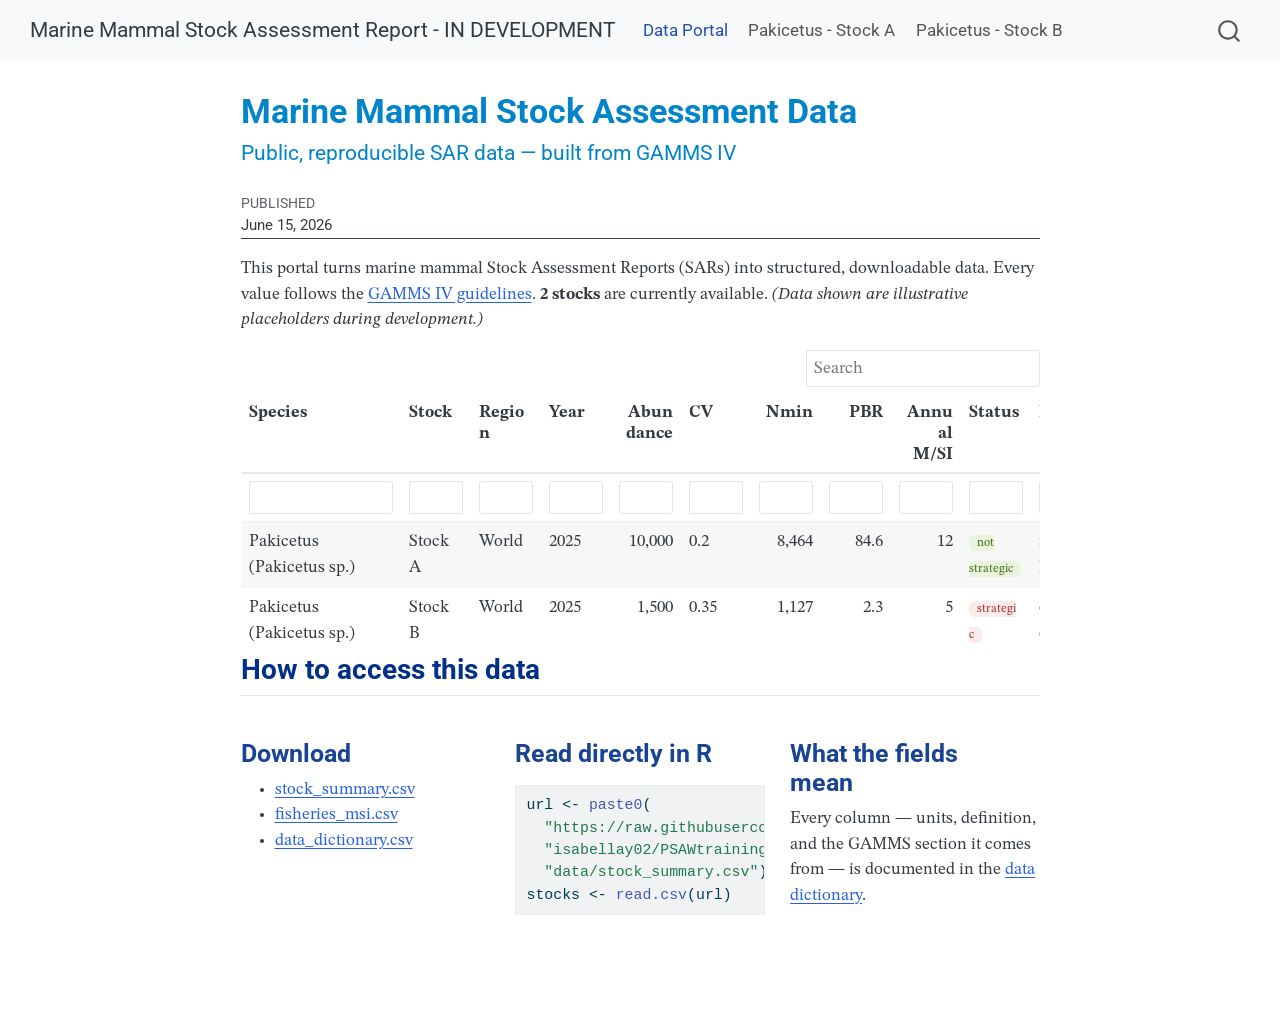
<file: index.html>
<!DOCTYPE html>
<html xmlns="http://www.w3.org/1999/xhtml" lang="en" xml:lang="en"><head>

<meta charset="utf-8">
<meta name="generator" content="quarto-1.9.38">

<meta name="viewport" content="width=device-width, initial-scale=1.0, user-scalable=yes">

<meta name="dcterms.date" content="2026-06-15">

<title>Marine Mammal Stock Assessment Data – Marine Mammal Stock Assessment Report - IN DEVELOPMENT</title>
<style>
/* Default styles provided by pandoc.
** See https://pandoc.org/MANUAL.html#variables-for-html for config info.
*/
code{white-space: pre-wrap;}
span.smallcaps{font-variant: small-caps;}
div.columns{display: flex; gap: min(4vw, 1.5em);}
div.column{flex: auto; overflow-x: auto;}
div.hanging-indent{margin-left: 1.5em; text-indent: -1.5em;}
ul.task-list{list-style: none;}
ul.task-list li input[type="checkbox"] {
  width: 0.8em;
  margin: 0 0.8em 0.2em -1em; /* quarto-specific, see https://github.com/quarto-dev/quarto-cli/issues/4556 */ 
  vertical-align: middle;
}
/* CSS for syntax highlighting */
html { -webkit-text-size-adjust: 100%; }
pre > code.sourceCode { white-space: pre; position: relative; }
pre > code.sourceCode > span { display: inline-block; line-height: 1.25; }
pre > code.sourceCode > span:empty { height: 1.2em; }
.sourceCode { overflow: visible; }
code.sourceCode > span { color: inherit; text-decoration: inherit; }
div.sourceCode { margin: 1em 0; }
pre.sourceCode { margin: 0; }
@media screen {
div.sourceCode { overflow: auto; }
}
@media print {
pre > code.sourceCode { white-space: pre-wrap; }
pre > code.sourceCode > span { text-indent: -5em; padding-left: 5em; }
}
pre.numberSource code
  { counter-reset: source-line 0; }
pre.numberSource code > span
  { position: relative; left: -4em; counter-increment: source-line; }
pre.numberSource code > span > a:first-child::before
  { content: counter(source-line);
    position: relative; left: -1em; text-align: right; vertical-align: baseline;
    border: none; display: inline-block;
    -webkit-touch-callout: none; -webkit-user-select: none;
    -khtml-user-select: none; -moz-user-select: none;
    -ms-user-select: none; user-select: none;
    padding: 0 4px; width: 4em;
  }
pre.numberSource { margin-left: 3em;  padding-left: 4px; }
div.sourceCode
  {   }
@media screen {
pre > code.sourceCode > span > a:first-child::before { text-decoration: underline; }
}
</style>


<script src="site_libs/quarto-nav/quarto-nav.js"></script>
<script src="site_libs/quarto-nav/headroom.min.js"></script>
<script src="site_libs/clipboard/clipboard.min.js"></script>
<script src="site_libs/quarto-search/autocomplete.umd.js"></script>
<script src="site_libs/quarto-search/fuse.min.js"></script>
<script src="site_libs/quarto-search/quarto-search.js"></script>
<meta name="quarto:offset" content="./">
<script src="site_libs/quarto-html/quarto.js" type="module"></script>
<script src="site_libs/quarto-html/tabsets/tabsets.js" type="module"></script>
<script src="site_libs/quarto-html/popper.min.js"></script>
<script src="site_libs/quarto-html/tippy.umd.min.js"></script>
<script src="site_libs/quarto-html/anchor.min.js"></script>
<link href="site_libs/quarto-html/tippy.css" rel="stylesheet">
<link href="site_libs/quarto-html/quarto-syntax-highlighting-15634bcf2e68342d4ad2dfa704d543f6.css" rel="stylesheet" id="quarto-text-highlighting-styles">
<script src="site_libs/bootstrap/bootstrap.min.js"></script>
<link href="site_libs/bootstrap/bootstrap-icons.css" rel="stylesheet">
<link href="site_libs/bootstrap/bootstrap-09a1d24621bdd44e41f41ac12aba168f.min.css" rel="stylesheet" append-hash="true" id="quarto-bootstrap" data-mode="light">
<script id="quarto-search-options" type="application/json">{
  "location": "navbar",
  "copy-button": false,
  "collapse-after": 3,
  "panel-placement": "end",
  "type": "overlay",
  "limit": 50,
  "keyboard-shortcut": [
    "f",
    "/",
    "s"
  ],
  "show-item-context": false,
  "language": {
    "search-no-results-text": "No results",
    "search-matching-documents-text": "matching documents",
    "search-copy-link-title": "Copy link to search",
    "search-hide-matches-text": "Hide additional matches",
    "search-more-match-text": "more match in this document",
    "search-more-matches-text": "more matches in this document",
    "search-clear-button-title": "Clear",
    "search-text-placeholder": "",
    "search-detached-cancel-button-title": "Cancel",
    "search-submit-button-title": "Submit",
    "search-label": "Search"
  }
}</script>
<script src="site_libs/core-js-2.5.3/shim.min.js"></script>

<script src="site_libs/react-18.2.0/react.min.js"></script>

<script src="site_libs/react-18.2.0/react-dom.min.js"></script>

<script src="site_libs/reactwidget-2.0.0/react-tools.js"></script>

<link href="site_libs/htmltools-fill-0.5.8.1/fill.css" rel="stylesheet">

<script src="site_libs/htmlwidgets-1.6.4/htmlwidgets.js"></script>

<link href="site_libs/reactable-0.4.5/reactable.css" rel="stylesheet">

<script src="site_libs/reactable-binding-0.4.5/reactable.js"></script>



</head>

<body class="nav-fixed fullcontent quarto-light">

<div id="quarto-search-results"></div>
  <header id="quarto-header" class="headroom fixed-top">
    <nav class="navbar navbar-expand-lg " data-bs-theme="dark">
      <div class="navbar-container container-fluid">
      <div class="navbar-brand-container mx-auto">
    <a class="navbar-brand" href="./index.html">
    <span class="navbar-title">Marine Mammal Stock Assessment Report - IN DEVELOPMENT</span>
    </a>
  </div>
            <div id="quarto-search" class="" title="Search"></div>
          <button class="navbar-toggler" type="button" data-bs-toggle="collapse" data-bs-target="#navbarCollapse" aria-controls="navbarCollapse" role="menu" aria-expanded="false" aria-label="Toggle navigation" onclick="if (window.quartoToggleHeadroom) { window.quartoToggleHeadroom(); }">
  <span class="navbar-toggler-icon"></span>
</button>
          <div class="collapse navbar-collapse" id="navbarCollapse">
            <ul class="navbar-nav navbar-nav-scroll me-auto">
  <li class="nav-item">
    <a class="nav-link active" href="./index.html" aria-current="page"> 
<span class="menu-text">Data Portal</span></a>
  </li>  
  <li class="nav-item">
    <a class="nav-link" href="./pakicetus-stockA/pakicetus-stockA.html"> 
<span class="menu-text">Pakicetus - Stock A</span></a>
  </li>  
  <li class="nav-item">
    <a class="nav-link" href="./pakicetus-stockB/pakicetus-stockB.html"> 
<span class="menu-text">Pakicetus - Stock B</span></a>
  </li>  
</ul>
          </div> <!-- /navcollapse -->
            <div class="quarto-navbar-tools">
</div>
      </div> <!-- /container-fluid -->
    </nav>
</header>
<!-- content -->
<div id="quarto-content" class="quarto-container page-columns page-rows-contents page-layout-article page-navbar">
<!-- sidebar -->
<!-- margin-sidebar -->
    
<!-- main -->
<main class="content" id="quarto-document-content">

<header id="title-block-header" class="quarto-title-block default">
<div class="quarto-title">
<h1 class="title">Marine Mammal Stock Assessment Data</h1>
<p class="subtitle lead">Public, reproducible SAR data — built from GAMMS IV</p>
</div>



<div class="quarto-title-meta">

    
    <div>
    <div class="quarto-title-meta-heading">Published</div>
    <div class="quarto-title-meta-contents">
      <p class="date">June 15, 2026</p>
    </div>
  </div>
  
    
  </div>
  


</header>


<p>This portal turns marine mammal Stock Assessment Reports (SARs) into structured, downloadable data. Every value follows the <a href="https://www.fisheries.noaa.gov/national/laws-and-policies/policy-directive-system">GAMMS IV guidelines</a>. <strong>2 stocks</strong> are currently available. <em>(Data shown are illustrative placeholders during development.)</em></p>
<div class="cell">
<div class="cell-output-display">
<div class="reactable html-widget html-fill-item" id="htmlwidget-4ce0fa8cc236a1e1b5a9" style="width:auto;height:auto;"></div>
<script type="application/json" data-for="htmlwidget-4ce0fa8cc236a1e1b5a9">{"x":{"tag":{"name":"Reactable","attribs":{"data":{"Species":["Pakicetus (Pakicetus sp.)","Pakicetus (Pakicetus sp.)"],"Stock":["Stock A","Stock B"],"Region":["World","World"],"Year":[2025,2025],"Abundance":[10000,1500],"CV":[0.2,0.35],"Nmin":[8464,1127],"PBR":[84.6,2.3],"Annual M/SI":[12,5],"Status":["not strategic","strategic"],"ESA":["not listed","endangered"]},"columns":[{"id":"Species","name":"Species","type":"character","minWidth":160,"align":"left"},{"id":"Stock","name":"Stock","type":"character","minWidth":70,"align":"left"},{"id":"Region","name":"Region","type":"character","minWidth":70,"align":"left"},{"id":"Year","name":"Year","type":"numeric","minWidth":70,"align":"left"},{"id":"Abundance","name":"Abundance","type":"numeric","minWidth":70,"align":"right","format":{"cell":{"separators":true},"aggregated":{"separators":true}}},{"id":"CV","name":"CV","type":"numeric","minWidth":70,"align":"left"},{"id":"Nmin","name":"Nmin","type":"numeric","minWidth":70,"align":"right","format":{"cell":{"separators":true},"aggregated":{"separators":true}}},{"id":"PBR","name":"PBR","type":"numeric","minWidth":70,"align":"right"},{"id":"Annual M/SI","name":"Annual M/SI","type":"numeric","minWidth":70,"align":"right"},{"id":"Status","name":"Status","type":"character","minWidth":70,"align":"left","cell":[{"name":"span","attribs":{"style":{"color":"#3B6D11","background":"#EAF3DE","padding":"2px 8px","border-radius":"6px","font-size":"12px"}},"children":["not strategic"]},{"name":"span","attribs":{"style":{"color":"#A32D2D","background":"#FCEBEB","padding":"2px 8px","border-radius":"6px","font-size":"12px"}},"children":["strategic"]}]},{"id":"ESA","name":"ESA","type":"character","minWidth":70,"align":"left"}],"filterable":true,"searchable":true,"defaultPageSize":15,"highlight":true,"striped":true,"dataKey":"55827a425b461d1974f7d584681c6c69"},"children":[]},"class":"reactR_markup"},"evals":[],"jsHooks":[]}</script>
</div>
</div>
<section id="how-to-access-this-data" class="level2">
<h2 class="anchored" data-anchor-id="how-to-access-this-data">How to access this data</h2>
<div class="grid">
<section id="download" class="level3 g-col-12 g-col-md-4">
<h3 class="anchored" data-anchor-id="download">Download</h3>
<ul>
<li><a href="data/stock_summary.csv">stock_summary.csv</a></li>
<li><a href="data/fisheries_msi.csv">fisheries_msi.csv</a></li>
<li><a href="data/data_dictionary.csv">data_dictionary.csv</a></li>
</ul>
</section>
<section id="read-directly-in-r" class="level3 g-col-12 g-col-md-4">
<h3 class="anchored" data-anchor-id="read-directly-in-r">Read directly in R</h3>
<div class="code-copy-outer-scaffold"><div class="sourceCode" id="cb1"><pre class="sourceCode r code-with-copy"><code class="sourceCode r"><span id="cb1-1"><a href="#cb1-1" aria-hidden="true" tabindex="-1"></a>url <span class="ot">&lt;-</span> <span class="fu">paste0</span>(</span>
<span id="cb1-2"><a href="#cb1-2" aria-hidden="true" tabindex="-1"></a>  <span class="st">"https://raw.githubusercontent.com/"</span>,</span>
<span id="cb1-3"><a href="#cb1-3" aria-hidden="true" tabindex="-1"></a>  <span class="st">"isabellay02/PSAWtraining/main/"</span>,</span>
<span id="cb1-4"><a href="#cb1-4" aria-hidden="true" tabindex="-1"></a>  <span class="st">"data/stock_summary.csv"</span>)</span>
<span id="cb1-5"><a href="#cb1-5" aria-hidden="true" tabindex="-1"></a>stocks <span class="ot">&lt;-</span> <span class="fu">read.csv</span>(url)</span></code></pre></div><button title="Copy to Clipboard" class="code-copy-button"><i class="bi"></i></button></div>
</section>
<section id="what-the-fields-mean" class="level3 g-col-12 g-col-md-4">
<h3 class="anchored" data-anchor-id="what-the-fields-mean">What the fields mean</h3>
<p>Every column — units, definition, and the GAMMS section it comes from — is documented in the <a href="data/data_dictionary.csv">data dictionary</a>.</p>
</section>
</div>


</section>

</main> <!-- /main -->
<script id="quarto-html-after-body" type="application/javascript">
  window.document.addEventListener("DOMContentLoaded", function (event) {
    const icon = "";
    const anchorJS = new window.AnchorJS();
    anchorJS.options = {
      placement: 'right',
      icon: icon
    };
    anchorJS.add('.anchored');
    const isCodeAnnotation = (el) => {
      for (const clz of el.classList) {
        if (clz.startsWith('code-annotation-')) {                     
          return true;
        }
      }
      return false;
    }
    const onCopySuccess = function(e) {
      // button target
      const button = e.trigger;
      // don't keep focus
      button.blur();
      // flash "checked"
      button.classList.add('code-copy-button-checked');
      var currentTitle = button.getAttribute("title");
      button.setAttribute("title", "Copied!");
      let tooltip;
      if (window.bootstrap) {
        button.setAttribute("data-bs-toggle", "tooltip");
        button.setAttribute("data-bs-placement", "left");
        button.setAttribute("data-bs-title", "Copied!");
        tooltip = new bootstrap.Tooltip(button, 
          { trigger: "manual", 
            customClass: "code-copy-button-tooltip",
            offset: [0, -8]});
        tooltip.show();    
      }
      setTimeout(function() {
        if (tooltip) {
          tooltip.hide();
          button.removeAttribute("data-bs-title");
          button.removeAttribute("data-bs-toggle");
          button.removeAttribute("data-bs-placement");
        }
        button.setAttribute("title", currentTitle);
        button.classList.remove('code-copy-button-checked');
      }, 1000);
      // clear code selection
      e.clearSelection();
    }
    const getTextToCopy = function(trigger) {
      const outerScaffold = trigger.parentElement.cloneNode(true);
      const codeEl = outerScaffold.querySelector('code');
      for (const childEl of codeEl.children) {
        if (isCodeAnnotation(childEl)) {
          childEl.remove();
        }
      }
      return codeEl.innerText;
    }
    const clipboard = new window.ClipboardJS('.code-copy-button:not([data-in-quarto-modal])', {
      text: getTextToCopy
    });
    clipboard.on('success', onCopySuccess);
    if (window.document.getElementById('quarto-embedded-source-code-modal')) {
      const clipboardModal = new window.ClipboardJS('.code-copy-button[data-in-quarto-modal]', {
        text: getTextToCopy,
        container: window.document.getElementById('quarto-embedded-source-code-modal')
      });
      clipboardModal.on('success', onCopySuccess);
    }
      var localhostRegex = new RegExp(/^(?:http|https):\/\/localhost\:?[0-9]*\//);
      var mailtoRegex = new RegExp(/^mailto:/);
        var filterRegex = new RegExp('/' + window.location.host + '/');
      var isInternal = (href) => {
          return filterRegex.test(href) || localhostRegex.test(href) || mailtoRegex.test(href);
      }
      // Inspect non-navigation links and adorn them if external
     var links = window.document.querySelectorAll('a[href]:not(.nav-link):not(.navbar-brand):not(.toc-action):not(.sidebar-link):not(.sidebar-item-toggle):not(.pagination-link):not(.no-external):not([aria-hidden]):not(.dropdown-item):not(.quarto-navigation-tool):not(.about-link)');
      for (var i=0; i<links.length; i++) {
        const link = links[i];
        if (!isInternal(link.href)) {
          // undo the damage that might have been done by quarto-nav.js in the case of
          // links that we want to consider external
          if (link.dataset.originalHref !== undefined) {
            link.href = link.dataset.originalHref;
          }
        }
      }
    function tippyHover(el, contentFn, onTriggerFn, onUntriggerFn) {
      const config = {
        allowHTML: true,
        maxWidth: 500,
        delay: 100,
        arrow: false,
        appendTo: function(el) {
            return el.parentElement;
        },
        interactive: true,
        interactiveBorder: 10,
        theme: 'quarto',
        placement: 'bottom-start',
      };
      if (contentFn) {
        config.content = contentFn;
      }
      if (onTriggerFn) {
        config.onTrigger = onTriggerFn;
      }
      if (onUntriggerFn) {
        config.onUntrigger = onUntriggerFn;
      }
      window.tippy(el, config); 
    }
    const noterefs = window.document.querySelectorAll('a[role="doc-noteref"]');
    for (var i=0; i<noterefs.length; i++) {
      const ref = noterefs[i];
      tippyHover(ref, function() {
        // use id or data attribute instead here
        let href = ref.getAttribute('data-footnote-href') || ref.getAttribute('href');
        try { href = new URL(href).hash; } catch {}
        const id = href.replace(/^#\/?/, "");
        const note = window.document.getElementById(id);
        if (note) {
          return note.innerHTML;
        } else {
          return "";
        }
      });
    }
    const xrefs = window.document.querySelectorAll('a.quarto-xref');
    const processXRef = (id, note) => {
      // Strip column container classes
      const stripColumnClz = (el) => {
        el.classList.remove("page-full", "page-columns");
        if (el.children) {
          for (const child of el.children) {
            stripColumnClz(child);
          }
        }
      }
      stripColumnClz(note)
      if (id === null || id.startsWith('sec-')) {
        // Special case sections, only their first couple elements
        const container = document.createElement("div");
        if (note.children && note.children.length > 2) {
          container.appendChild(note.children[0].cloneNode(true));
          for (let i = 1; i < note.children.length; i++) {
            const child = note.children[i];
            if (child.tagName === "P" && child.innerText === "") {
              continue;
            } else {
              container.appendChild(child.cloneNode(true));
              break;
            }
          }
          if (window.Quarto?.typesetMath) {
            window.Quarto.typesetMath(container);
          }
          return container.innerHTML
        } else {
          if (window.Quarto?.typesetMath) {
            window.Quarto.typesetMath(note);
          }
          return note.innerHTML;
        }
      } else {
        // Remove any anchor links if they are present
        const anchorLink = note.querySelector('a.anchorjs-link');
        if (anchorLink) {
          anchorLink.remove();
        }
        if (window.Quarto?.typesetMath) {
          window.Quarto.typesetMath(note);
        }
        if (note.classList.contains("callout")) {
          return note.outerHTML;
        } else {
          return note.innerHTML;
        }
      }
    }
    for (var i=0; i<xrefs.length; i++) {
      const xref = xrefs[i];
      tippyHover(xref, undefined, function(instance) {
        instance.disable();
        let url = xref.getAttribute('href');
        let hash = undefined; 
        if (url.startsWith('#')) {
          hash = url;
        } else {
          try { hash = new URL(url).hash; } catch {}
        }
        if (hash) {
          const id = hash.replace(/^#\/?/, "");
          const note = window.document.getElementById(id);
          if (note !== null) {
            try {
              const html = processXRef(id, note.cloneNode(true));
              instance.setContent(html);
            } finally {
              instance.enable();
              instance.show();
            }
          } else {
            // See if we can fetch this
            fetch(url.split('#')[0])
            .then(res => res.text())
            .then(html => {
              const parser = new DOMParser();
              const htmlDoc = parser.parseFromString(html, "text/html");
              const note = htmlDoc.getElementById(id);
              if (note !== null) {
                const html = processXRef(id, note);
                instance.setContent(html);
              } 
            }).finally(() => {
              instance.enable();
              instance.show();
            });
          }
        } else {
          // See if we can fetch a full url (with no hash to target)
          // This is a special case and we should probably do some content thinning / targeting
          fetch(url)
          .then(res => res.text())
          .then(html => {
            const parser = new DOMParser();
            const htmlDoc = parser.parseFromString(html, "text/html");
            const note = htmlDoc.querySelector('main.content');
            if (note !== null) {
              // This should only happen for chapter cross references
              // (since there is no id in the URL)
              // remove the first header
              if (note.children.length > 0 && note.children[0].tagName === "HEADER") {
                note.children[0].remove();
              }
              const html = processXRef(null, note);
              instance.setContent(html);
            } 
          }).finally(() => {
            instance.enable();
            instance.show();
          });
        }
      }, function(instance) {
      });
    }
        let selectedAnnoteEl;
        const selectorForAnnotation = ( cell, annotation) => {
          let cellAttr = 'data-code-cell="' + cell + '"';
          let lineAttr = 'data-code-annotation="' +  annotation + '"';
          const selector = 'span[' + cellAttr + '][' + lineAttr + ']';
          return selector;
        }
        const selectCodeLines = (annoteEl) => {
          const doc = window.document;
          const targetCell = annoteEl.getAttribute("data-target-cell");
          const targetAnnotation = annoteEl.getAttribute("data-target-annotation");
          const annoteSpan = window.document.querySelector(selectorForAnnotation(targetCell, targetAnnotation));
          const lines = annoteSpan.getAttribute("data-code-lines").split(",");
          const lineIds = lines.map((line) => {
            return targetCell + "-" + line;
          })
          let top = null;
          let height = null;
          let parent = null;
          if (lineIds.length > 0) {
              //compute the position of the single el (top and bottom and make a div)
              const el = window.document.getElementById(lineIds[0]);
              top = el.offsetTop;
              height = el.offsetHeight;
              parent = el.parentElement.parentElement;
            if (lineIds.length > 1) {
              const lastEl = window.document.getElementById(lineIds[lineIds.length - 1]);
              const bottom = lastEl.offsetTop + lastEl.offsetHeight;
              height = bottom - top;
            }
            if (top !== null && height !== null && parent !== null) {
              // cook up a div (if necessary) and position it 
              let div = window.document.getElementById("code-annotation-line-highlight");
              if (div === null) {
                div = window.document.createElement("div");
                div.setAttribute("id", "code-annotation-line-highlight");
                div.style.position = 'absolute';
                parent.appendChild(div);
              }
              div.style.top = top - 2 + "px";
              div.style.height = height + 4 + "px";
              div.style.left = 0;
              let gutterDiv = window.document.getElementById("code-annotation-line-highlight-gutter");
              if (gutterDiv === null) {
                gutterDiv = window.document.createElement("div");
                gutterDiv.setAttribute("id", "code-annotation-line-highlight-gutter");
                gutterDiv.style.position = 'absolute';
                const codeCell = window.document.getElementById(targetCell);
                const gutter = codeCell.querySelector('.code-annotation-gutter');
                gutter.appendChild(gutterDiv);
              }
              gutterDiv.style.top = top - 2 + "px";
              gutterDiv.style.height = height + 4 + "px";
            }
            selectedAnnoteEl = annoteEl;
          }
        };
        const unselectCodeLines = () => {
          const elementsIds = ["code-annotation-line-highlight", "code-annotation-line-highlight-gutter"];
          elementsIds.forEach((elId) => {
            const div = window.document.getElementById(elId);
            if (div) {
              div.remove();
            }
          });
          selectedAnnoteEl = undefined;
        };
          // Handle positioning of the toggle
      window.addEventListener(
        "resize",
        throttle(() => {
          elRect = undefined;
          if (selectedAnnoteEl) {
            selectCodeLines(selectedAnnoteEl);
          }
        }, 10)
      );
      function throttle(fn, ms) {
      let throttle = false;
      let timer;
        return (...args) => {
          if(!throttle) { // first call gets through
              fn.apply(this, args);
              throttle = true;
          } else { // all the others get throttled
              if(timer) clearTimeout(timer); // cancel #2
              timer = setTimeout(() => {
                fn.apply(this, args);
                timer = throttle = false;
              }, ms);
          }
        };
      }
        // Attach click handler to the DT
        const annoteDls = window.document.querySelectorAll('dt[data-target-cell]');
        for (const annoteDlNode of annoteDls) {
          annoteDlNode.addEventListener('click', (event) => {
            const clickedEl = event.target;
            if (clickedEl !== selectedAnnoteEl) {
              unselectCodeLines();
              const activeEl = window.document.querySelector('dt[data-target-cell].code-annotation-active');
              if (activeEl) {
                activeEl.classList.remove('code-annotation-active');
              }
              selectCodeLines(clickedEl);
              clickedEl.classList.add('code-annotation-active');
            } else {
              // Unselect the line
              unselectCodeLines();
              clickedEl.classList.remove('code-annotation-active');
            }
          });
        }
    const findCites = (el) => {
      const parentEl = el.parentElement;
      if (parentEl) {
        const cites = parentEl.dataset.cites;
        if (cites) {
          return {
            el,
            cites: cites.split(' ')
          };
        } else {
          return findCites(el.parentElement)
        }
      } else {
        return undefined;
      }
    };
    var bibliorefs = window.document.querySelectorAll('a[role="doc-biblioref"]');
    for (var i=0; i<bibliorefs.length; i++) {
      const ref = bibliorefs[i];
      const citeInfo = findCites(ref);
      if (citeInfo) {
        tippyHover(citeInfo.el, function() {
          var popup = window.document.createElement('div');
          citeInfo.cites.forEach(function(cite) {
            var citeDiv = window.document.createElement('div');
            citeDiv.classList.add('hanging-indent');
            citeDiv.classList.add('csl-entry');
            var biblioDiv = window.document.getElementById('ref-' + cite);
            if (biblioDiv) {
              citeDiv.innerHTML = biblioDiv.innerHTML;
            }
            popup.appendChild(citeDiv);
          });
          return popup.innerHTML;
        });
      }
    }
  });
  </script>
</div> <!-- /content -->




</body></html>
</file>
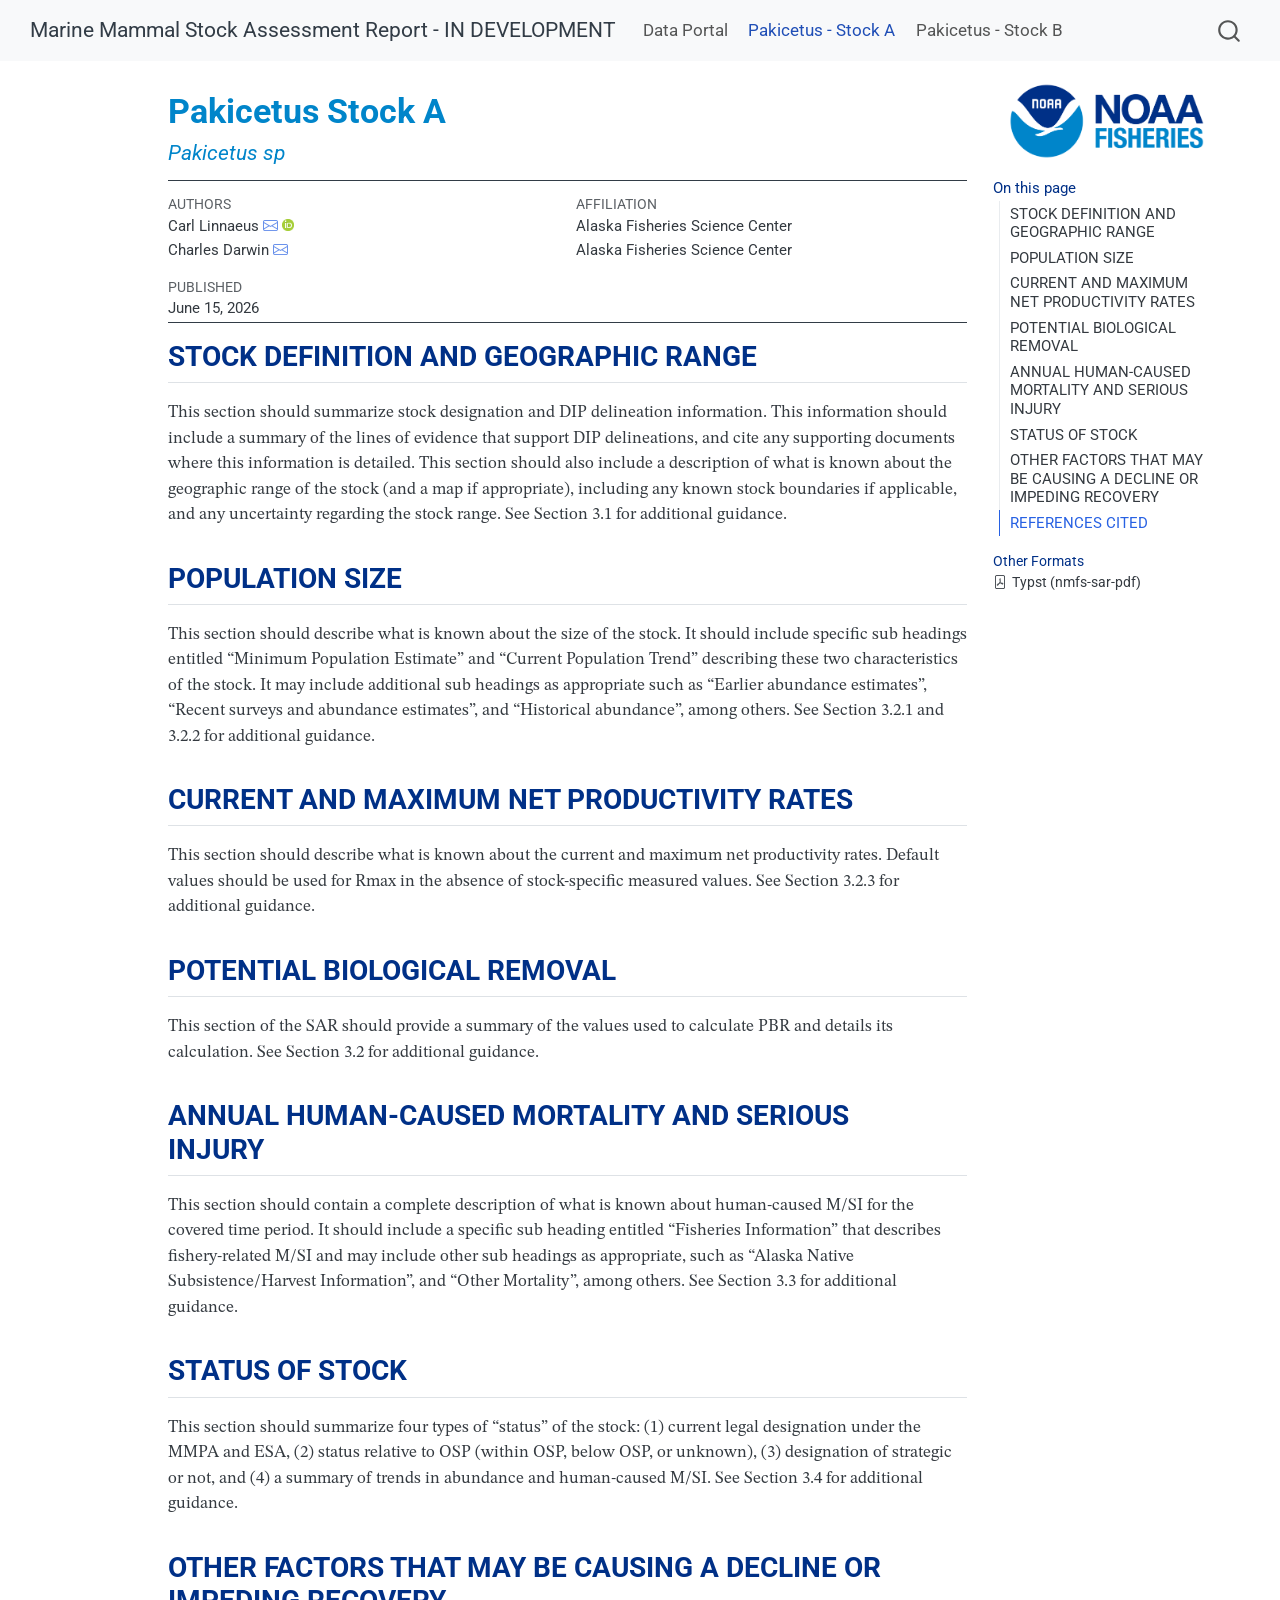
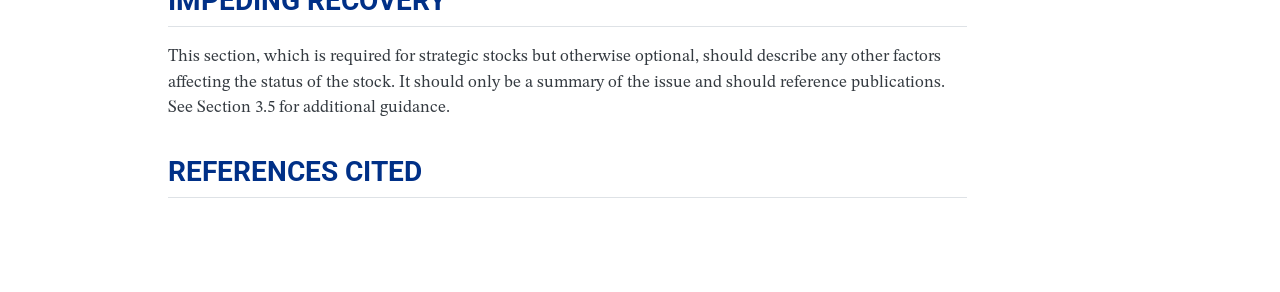
<file: pakicetus-stockA/pakicetus-stockA.html>
<!DOCTYPE html>
<html xmlns="http://www.w3.org/1999/xhtml" lang="en" xml:lang="en"><head>

<meta charset="utf-8">
<meta name="generator" content="quarto-1.9.38">

<meta name="viewport" content="width=device-width, initial-scale=1.0, user-scalable=yes">

<meta name="author" content="Carl Linnaeus">
<meta name="author" content="Charles Darwin">
<meta name="dcterms.date" content="2026-06-15">

<title>Pakicetus Stock A – Marine Mammal Stock Assessment Report - IN DEVELOPMENT</title>
<style>
/* Default styles provided by pandoc.
** See https://pandoc.org/MANUAL.html#variables-for-html for config info.
*/
code{white-space: pre-wrap;}
span.smallcaps{font-variant: small-caps;}
div.columns{display: flex; gap: min(4vw, 1.5em);}
div.column{flex: auto; overflow-x: auto;}
div.hanging-indent{margin-left: 1.5em; text-indent: -1.5em;}
ul.task-list{list-style: none;}
ul.task-list li input[type="checkbox"] {
  width: 0.8em;
  margin: 0 0.8em 0.2em -1em; /* quarto-specific, see https://github.com/quarto-dev/quarto-cli/issues/4556 */ 
  vertical-align: middle;
}
</style>


<script src="../site_libs/quarto-nav/quarto-nav.js"></script>
<script src="../site_libs/quarto-nav/headroom.min.js"></script>
<script src="../site_libs/clipboard/clipboard.min.js"></script>
<script src="../site_libs/quarto-search/autocomplete.umd.js"></script>
<script src="../site_libs/quarto-search/fuse.min.js"></script>
<script src="../site_libs/quarto-search/quarto-search.js"></script>
<meta name="quarto:offset" content="../">
<script src="../site_libs/quarto-html/quarto.js" type="module"></script>
<script src="../site_libs/quarto-html/tabsets/tabsets.js" type="module"></script>
<script src="../site_libs/quarto-html/popper.min.js"></script>
<script src="../site_libs/quarto-html/tippy.umd.min.js"></script>
<script src="../site_libs/quarto-html/anchor.min.js"></script>
<link href="../site_libs/quarto-html/tippy.css" rel="stylesheet">
<link href="../site_libs/quarto-html/quarto-syntax-highlighting-15634bcf2e68342d4ad2dfa704d543f6.css" rel="stylesheet" id="quarto-text-highlighting-styles">
<script src="../site_libs/bootstrap/bootstrap.min.js"></script>
<link href="../site_libs/bootstrap/bootstrap-icons.css" rel="stylesheet">
<link href="../site_libs/bootstrap/bootstrap-09a1d24621bdd44e41f41ac12aba168f.min.css" rel="stylesheet" append-hash="true" id="quarto-bootstrap" data-mode="light">
<script id="quarto-search-options" type="application/json">{
  "location": "navbar",
  "copy-button": false,
  "collapse-after": 3,
  "panel-placement": "end",
  "type": "overlay",
  "limit": 50,
  "keyboard-shortcut": [
    "f",
    "/",
    "s"
  ],
  "show-item-context": false,
  "language": {
    "search-no-results-text": "No results",
    "search-matching-documents-text": "matching documents",
    "search-copy-link-title": "Copy link to search",
    "search-hide-matches-text": "Hide additional matches",
    "search-more-match-text": "more match in this document",
    "search-more-matches-text": "more matches in this document",
    "search-clear-button-title": "Clear",
    "search-text-placeholder": "",
    "search-detached-cancel-button-title": "Cancel",
    "search-submit-button-title": "Submit",
    "search-label": "Search"
  }
}</script>


</head>

<body class="nav-fixed quarto-light">

<div id="quarto-search-results"></div>
  <header id="quarto-header" class="headroom fixed-top">
    <nav class="navbar navbar-expand-lg " data-bs-theme="dark">
      <div class="navbar-container container-fluid">
      <div class="navbar-brand-container mx-auto">
    <a class="navbar-brand" href="../index.html">
    <span class="navbar-title">Marine Mammal Stock Assessment Report - IN DEVELOPMENT</span>
    </a>
  </div>
            <div id="quarto-search" class="" title="Search"></div>
          <button class="navbar-toggler" type="button" data-bs-toggle="collapse" data-bs-target="#navbarCollapse" aria-controls="navbarCollapse" role="menu" aria-expanded="false" aria-label="Toggle navigation" onclick="if (window.quartoToggleHeadroom) { window.quartoToggleHeadroom(); }">
  <span class="navbar-toggler-icon"></span>
</button>
          <div class="collapse navbar-collapse" id="navbarCollapse">
            <ul class="navbar-nav navbar-nav-scroll me-auto">
  <li class="nav-item">
    <a class="nav-link" href="../index.html"> 
<span class="menu-text">Data Portal</span></a>
  </li>  
  <li class="nav-item">
    <a class="nav-link active" href="../pakicetus-stockA/pakicetus-stockA.html" aria-current="page"> 
<span class="menu-text">Pakicetus - Stock A</span></a>
  </li>  
  <li class="nav-item">
    <a class="nav-link" href="../pakicetus-stockB/pakicetus-stockB.html"> 
<span class="menu-text">Pakicetus - Stock B</span></a>
  </li>  
</ul>
          </div> <!-- /navcollapse -->
            <div class="quarto-navbar-tools">
</div>
      </div> <!-- /container-fluid -->
    </nav>
</header>
<!-- content -->
<div id="quarto-content" class="quarto-container page-columns page-rows-contents page-layout-article page-navbar">
<!-- sidebar -->
<!-- margin-sidebar -->
    <div id="quarto-margin-sidebar" class="sidebar margin-sidebar">
        <nav id="TOC" role="doc-toc" class="toc-active">
    <h2 id="toc-title">On this page</h2>
   
  <ul>
  <li><a href="#stock-definition-and-geographic-range" id="toc-stock-definition-and-geographic-range" class="nav-link active" data-scroll-target="#stock-definition-and-geographic-range">STOCK DEFINITION AND GEOGRAPHIC RANGE</a></li>
  <li><a href="#population-size" id="toc-population-size" class="nav-link" data-scroll-target="#population-size">POPULATION SIZE</a></li>
  <li><a href="#current-and-maximum-net-productivity-rates" id="toc-current-and-maximum-net-productivity-rates" class="nav-link" data-scroll-target="#current-and-maximum-net-productivity-rates">CURRENT AND MAXIMUM NET PRODUCTIVITY RATES</a></li>
  <li><a href="#potential-biological-removal" id="toc-potential-biological-removal" class="nav-link" data-scroll-target="#potential-biological-removal">POTENTIAL BIOLOGICAL REMOVAL</a></li>
  <li><a href="#annual-human-caused-mortality-and-serious-injury" id="toc-annual-human-caused-mortality-and-serious-injury" class="nav-link" data-scroll-target="#annual-human-caused-mortality-and-serious-injury">ANNUAL HUMAN-CAUSED MORTALITY AND SERIOUS INJURY</a></li>
  <li><a href="#status-of-stock" id="toc-status-of-stock" class="nav-link" data-scroll-target="#status-of-stock">STATUS OF STOCK</a></li>
  <li><a href="#other-factors-that-may-be-causing-a-decline-or-impeding-recovery" id="toc-other-factors-that-may-be-causing-a-decline-or-impeding-recovery" class="nav-link" data-scroll-target="#other-factors-that-may-be-causing-a-decline-or-impeding-recovery">OTHER FACTORS THAT MAY BE CAUSING A DECLINE OR IMPEDING RECOVERY</a></li>
  <li><a href="#references-cited" id="toc-references-cited" class="nav-link" data-scroll-target="#references-cited">REFERENCES CITED</a></li>
  </ul>
<div class="quarto-alternate-formats"><h2>Other Formats</h2><ul><li><a href="pakicetus-stockA.pdf"><i class="bi bi-file-pdf"></i>Typst (nmfs-sar-pdf)</a></li></ul></div></nav>
    </div>
<!-- main -->
<main class="content" id="quarto-document-content">

<header id="title-block-header" class="quarto-title-block default">
<div class="quarto-title">
<h1 class="title">Pakicetus Stock A</h1>
<p class="subtitle lead"><em>Pakicetus sp</em></p>
</div>


<div class="quarto-title-meta-author">
  <div class="quarto-title-meta-heading">Authors</div>
  <div class="quarto-title-meta-heading">Affiliation</div>
  
    <div class="quarto-title-meta-contents">
    <p class="author">Carl Linnaeus <a href="mailto:carl.linnaeus@noaa.gov" class="quarto-title-author-email"><i class="bi bi-envelope"></i></a> <a href="https://orcid.org/0000-0001-111-1111" class="quarto-title-author-orcid"> <img src="[data-uri]"></a></p>
  </div>
  <div class="quarto-title-meta-contents">
        <p class="affiliation">
            Alaska Fisheries Science Center
          </p>
      </div>
    <div class="quarto-title-meta-contents">
    <p class="author">Charles Darwin <a href="mailto:charles.darwin@noaa.gov" class="quarto-title-author-email"><i class="bi bi-envelope"></i></a> </p>
  </div>
  <div class="quarto-title-meta-contents">
        <p class="affiliation">
            Alaska Fisheries Science Center
          </p>
      </div>
  </div>

<div class="quarto-title-meta">

      
    <div>
    <div class="quarto-title-meta-heading">Published</div>
    <div class="quarto-title-meta-contents">
      <p class="date">June 15, 2026</p>
    </div>
  </div>
  
    
  </div>
  


</header>


<section id="stock-definition-and-geographic-range" class="level2">
<h2 class="anchored" data-anchor-id="stock-definition-and-geographic-range">STOCK DEFINITION AND GEOGRAPHIC RANGE</h2>
<p>This section should summarize stock designation and DIP delineation information. This information should include a summary of the lines of evidence that support DIP delineations, and cite any supporting documents where this information is detailed. This section should also include a description of what is known about the geographic range of the stock (and a map if appropriate), including any known stock boundaries if applicable, and any uncertainty regarding the stock range. See Section 3.1 for additional guidance.</p>
</section>
<section id="population-size" class="level2">
<h2 class="anchored" data-anchor-id="population-size">POPULATION SIZE</h2>
<p>This section should describe what is known about the size of the stock. It should include specific sub headings entitled “Minimum Population Estimate” and “Current Population Trend” describing these two characteristics of the stock. It may include additional sub headings as appropriate such as “Earlier abundance estimates”, “Recent surveys and abundance estimates”, and “Historical abundance”, among others. See Section 3.2.1 and 3.2.2 for additional guidance.</p>
</section>
<section id="current-and-maximum-net-productivity-rates" class="level2">
<h2 class="anchored" data-anchor-id="current-and-maximum-net-productivity-rates">CURRENT AND MAXIMUM NET PRODUCTIVITY RATES</h2>
<p>This section should describe what is known about the current and maximum net productivity rates. Default values should be used for Rmax in the absence of stock-specific measured values. See Section 3.2.3 for additional guidance.</p>
</section>
<section id="potential-biological-removal" class="level2">
<h2 class="anchored" data-anchor-id="potential-biological-removal">POTENTIAL BIOLOGICAL REMOVAL</h2>
<p>This section of the SAR should provide a summary of the values used to calculate PBR and details its calculation. See Section 3.2 for additional guidance.</p>
</section>
<section id="annual-human-caused-mortality-and-serious-injury" class="level2">
<h2 class="anchored" data-anchor-id="annual-human-caused-mortality-and-serious-injury">ANNUAL HUMAN-CAUSED MORTALITY AND SERIOUS INJURY</h2>
<p>This section should contain a complete description of what is known about human-caused M/SI for the covered time period. It should include a specific sub heading entitled “Fisheries Information” that describes fishery-related M/SI and may include other sub headings as appropriate, such as “Alaska Native Subsistence/Harvest Information”, and “Other Mortality”, among others. See Section 3.3 for additional guidance.</p>
</section>
<section id="status-of-stock" class="level2">
<h2 class="anchored" data-anchor-id="status-of-stock">STATUS OF STOCK</h2>
<p>This section should summarize four types of “status” of the stock: (1) current legal designation under the MMPA and ESA, (2) status relative to OSP (within OSP, below OSP, or unknown), (3) designation of strategic or not, and (4) a summary of trends in abundance and human-caused M/SI. See Section 3.4 for additional guidance.</p>
</section>
<section id="other-factors-that-may-be-causing-a-decline-or-impeding-recovery" class="level2">
<h2 class="anchored" data-anchor-id="other-factors-that-may-be-causing-a-decline-or-impeding-recovery">OTHER FACTORS THAT MAY BE CAUSING A DECLINE OR IMPEDING RECOVERY</h2>
<p>This section, which is required for strategic stocks but otherwise optional, should describe any other factors affecting the status of the stock. It should only be a summary of the issue and should reference publications. See Section 3.5 for additional guidance.</p>
</section>
<section id="references-cited" class="level2">
<h2 class="anchored" data-anchor-id="references-cited">REFERENCES CITED</h2>


</section>

</main> <!-- /main -->
<script id="quarto-html-after-body" type="application/javascript">
  window.document.addEventListener("DOMContentLoaded", function (event) {
    const icon = "";
    const anchorJS = new window.AnchorJS();
    anchorJS.options = {
      placement: 'right',
      icon: icon
    };
    anchorJS.add('.anchored');
    const isCodeAnnotation = (el) => {
      for (const clz of el.classList) {
        if (clz.startsWith('code-annotation-')) {                     
          return true;
        }
      }
      return false;
    }
    const onCopySuccess = function(e) {
      // button target
      const button = e.trigger;
      // don't keep focus
      button.blur();
      // flash "checked"
      button.classList.add('code-copy-button-checked');
      var currentTitle = button.getAttribute("title");
      button.setAttribute("title", "Copied!");
      let tooltip;
      if (window.bootstrap) {
        button.setAttribute("data-bs-toggle", "tooltip");
        button.setAttribute("data-bs-placement", "left");
        button.setAttribute("data-bs-title", "Copied!");
        tooltip = new bootstrap.Tooltip(button, 
          { trigger: "manual", 
            customClass: "code-copy-button-tooltip",
            offset: [0, -8]});
        tooltip.show();    
      }
      setTimeout(function() {
        if (tooltip) {
          tooltip.hide();
          button.removeAttribute("data-bs-title");
          button.removeAttribute("data-bs-toggle");
          button.removeAttribute("data-bs-placement");
        }
        button.setAttribute("title", currentTitle);
        button.classList.remove('code-copy-button-checked');
      }, 1000);
      // clear code selection
      e.clearSelection();
    }
    const getTextToCopy = function(trigger) {
      const outerScaffold = trigger.parentElement.cloneNode(true);
      const codeEl = outerScaffold.querySelector('code');
      for (const childEl of codeEl.children) {
        if (isCodeAnnotation(childEl)) {
          childEl.remove();
        }
      }
      return codeEl.innerText;
    }
    const clipboard = new window.ClipboardJS('.code-copy-button:not([data-in-quarto-modal])', {
      text: getTextToCopy
    });
    clipboard.on('success', onCopySuccess);
    if (window.document.getElementById('quarto-embedded-source-code-modal')) {
      const clipboardModal = new window.ClipboardJS('.code-copy-button[data-in-quarto-modal]', {
        text: getTextToCopy,
        container: window.document.getElementById('quarto-embedded-source-code-modal')
      });
      clipboardModal.on('success', onCopySuccess);
    }
      var localhostRegex = new RegExp(/^(?:http|https):\/\/localhost\:?[0-9]*\//);
      var mailtoRegex = new RegExp(/^mailto:/);
        var filterRegex = new RegExp('/' + window.location.host + '/');
      var isInternal = (href) => {
          return filterRegex.test(href) || localhostRegex.test(href) || mailtoRegex.test(href);
      }
      // Inspect non-navigation links and adorn them if external
     var links = window.document.querySelectorAll('a[href]:not(.nav-link):not(.navbar-brand):not(.toc-action):not(.sidebar-link):not(.sidebar-item-toggle):not(.pagination-link):not(.no-external):not([aria-hidden]):not(.dropdown-item):not(.quarto-navigation-tool):not(.about-link)');
      for (var i=0; i<links.length; i++) {
        const link = links[i];
        if (!isInternal(link.href)) {
          // undo the damage that might have been done by quarto-nav.js in the case of
          // links that we want to consider external
          if (link.dataset.originalHref !== undefined) {
            link.href = link.dataset.originalHref;
          }
        }
      }
    function tippyHover(el, contentFn, onTriggerFn, onUntriggerFn) {
      const config = {
        allowHTML: true,
        maxWidth: 500,
        delay: 100,
        arrow: false,
        appendTo: function(el) {
            return el.parentElement;
        },
        interactive: true,
        interactiveBorder: 10,
        theme: 'quarto',
        placement: 'bottom-start',
      };
      if (contentFn) {
        config.content = contentFn;
      }
      if (onTriggerFn) {
        config.onTrigger = onTriggerFn;
      }
      if (onUntriggerFn) {
        config.onUntrigger = onUntriggerFn;
      }
      window.tippy(el, config); 
    }
    const noterefs = window.document.querySelectorAll('a[role="doc-noteref"]');
    for (var i=0; i<noterefs.length; i++) {
      const ref = noterefs[i];
      tippyHover(ref, function() {
        // use id or data attribute instead here
        let href = ref.getAttribute('data-footnote-href') || ref.getAttribute('href');
        try { href = new URL(href).hash; } catch {}
        const id = href.replace(/^#\/?/, "");
        const note = window.document.getElementById(id);
        if (note) {
          return note.innerHTML;
        } else {
          return "";
        }
      });
    }
    const xrefs = window.document.querySelectorAll('a.quarto-xref');
    const processXRef = (id, note) => {
      // Strip column container classes
      const stripColumnClz = (el) => {
        el.classList.remove("page-full", "page-columns");
        if (el.children) {
          for (const child of el.children) {
            stripColumnClz(child);
          }
        }
      }
      stripColumnClz(note)
      if (id === null || id.startsWith('sec-')) {
        // Special case sections, only their first couple elements
        const container = document.createElement("div");
        if (note.children && note.children.length > 2) {
          container.appendChild(note.children[0].cloneNode(true));
          for (let i = 1; i < note.children.length; i++) {
            const child = note.children[i];
            if (child.tagName === "P" && child.innerText === "") {
              continue;
            } else {
              container.appendChild(child.cloneNode(true));
              break;
            }
          }
          if (window.Quarto?.typesetMath) {
            window.Quarto.typesetMath(container);
          }
          return container.innerHTML
        } else {
          if (window.Quarto?.typesetMath) {
            window.Quarto.typesetMath(note);
          }
          return note.innerHTML;
        }
      } else {
        // Remove any anchor links if they are present
        const anchorLink = note.querySelector('a.anchorjs-link');
        if (anchorLink) {
          anchorLink.remove();
        }
        if (window.Quarto?.typesetMath) {
          window.Quarto.typesetMath(note);
        }
        if (note.classList.contains("callout")) {
          return note.outerHTML;
        } else {
          return note.innerHTML;
        }
      }
    }
    for (var i=0; i<xrefs.length; i++) {
      const xref = xrefs[i];
      tippyHover(xref, undefined, function(instance) {
        instance.disable();
        let url = xref.getAttribute('href');
        let hash = undefined; 
        if (url.startsWith('#')) {
          hash = url;
        } else {
          try { hash = new URL(url).hash; } catch {}
        }
        if (hash) {
          const id = hash.replace(/^#\/?/, "");
          const note = window.document.getElementById(id);
          if (note !== null) {
            try {
              const html = processXRef(id, note.cloneNode(true));
              instance.setContent(html);
            } finally {
              instance.enable();
              instance.show();
            }
          } else {
            // See if we can fetch this
            fetch(url.split('#')[0])
            .then(res => res.text())
            .then(html => {
              const parser = new DOMParser();
              const htmlDoc = parser.parseFromString(html, "text/html");
              const note = htmlDoc.getElementById(id);
              if (note !== null) {
                const html = processXRef(id, note);
                instance.setContent(html);
              } 
            }).finally(() => {
              instance.enable();
              instance.show();
            });
          }
        } else {
          // See if we can fetch a full url (with no hash to target)
          // This is a special case and we should probably do some content thinning / targeting
          fetch(url)
          .then(res => res.text())
          .then(html => {
            const parser = new DOMParser();
            const htmlDoc = parser.parseFromString(html, "text/html");
            const note = htmlDoc.querySelector('main.content');
            if (note !== null) {
              // This should only happen for chapter cross references
              // (since there is no id in the URL)
              // remove the first header
              if (note.children.length > 0 && note.children[0].tagName === "HEADER") {
                note.children[0].remove();
              }
              const html = processXRef(null, note);
              instance.setContent(html);
            } 
          }).finally(() => {
            instance.enable();
            instance.show();
          });
        }
      }, function(instance) {
      });
    }
        let selectedAnnoteEl;
        const selectorForAnnotation = ( cell, annotation) => {
          let cellAttr = 'data-code-cell="' + cell + '"';
          let lineAttr = 'data-code-annotation="' +  annotation + '"';
          const selector = 'span[' + cellAttr + '][' + lineAttr + ']';
          return selector;
        }
        const selectCodeLines = (annoteEl) => {
          const doc = window.document;
          const targetCell = annoteEl.getAttribute("data-target-cell");
          const targetAnnotation = annoteEl.getAttribute("data-target-annotation");
          const annoteSpan = window.document.querySelector(selectorForAnnotation(targetCell, targetAnnotation));
          const lines = annoteSpan.getAttribute("data-code-lines").split(",");
          const lineIds = lines.map((line) => {
            return targetCell + "-" + line;
          })
          let top = null;
          let height = null;
          let parent = null;
          if (lineIds.length > 0) {
              //compute the position of the single el (top and bottom and make a div)
              const el = window.document.getElementById(lineIds[0]);
              top = el.offsetTop;
              height = el.offsetHeight;
              parent = el.parentElement.parentElement;
            if (lineIds.length > 1) {
              const lastEl = window.document.getElementById(lineIds[lineIds.length - 1]);
              const bottom = lastEl.offsetTop + lastEl.offsetHeight;
              height = bottom - top;
            }
            if (top !== null && height !== null && parent !== null) {
              // cook up a div (if necessary) and position it 
              let div = window.document.getElementById("code-annotation-line-highlight");
              if (div === null) {
                div = window.document.createElement("div");
                div.setAttribute("id", "code-annotation-line-highlight");
                div.style.position = 'absolute';
                parent.appendChild(div);
              }
              div.style.top = top - 2 + "px";
              div.style.height = height + 4 + "px";
              div.style.left = 0;
              let gutterDiv = window.document.getElementById("code-annotation-line-highlight-gutter");
              if (gutterDiv === null) {
                gutterDiv = window.document.createElement("div");
                gutterDiv.setAttribute("id", "code-annotation-line-highlight-gutter");
                gutterDiv.style.position = 'absolute';
                const codeCell = window.document.getElementById(targetCell);
                const gutter = codeCell.querySelector('.code-annotation-gutter');
                gutter.appendChild(gutterDiv);
              }
              gutterDiv.style.top = top - 2 + "px";
              gutterDiv.style.height = height + 4 + "px";
            }
            selectedAnnoteEl = annoteEl;
          }
        };
        const unselectCodeLines = () => {
          const elementsIds = ["code-annotation-line-highlight", "code-annotation-line-highlight-gutter"];
          elementsIds.forEach((elId) => {
            const div = window.document.getElementById(elId);
            if (div) {
              div.remove();
            }
          });
          selectedAnnoteEl = undefined;
        };
          // Handle positioning of the toggle
      window.addEventListener(
        "resize",
        throttle(() => {
          elRect = undefined;
          if (selectedAnnoteEl) {
            selectCodeLines(selectedAnnoteEl);
          }
        }, 10)
      );
      function throttle(fn, ms) {
      let throttle = false;
      let timer;
        return (...args) => {
          if(!throttle) { // first call gets through
              fn.apply(this, args);
              throttle = true;
          } else { // all the others get throttled
              if(timer) clearTimeout(timer); // cancel #2
              timer = setTimeout(() => {
                fn.apply(this, args);
                timer = throttle = false;
              }, ms);
          }
        };
      }
        // Attach click handler to the DT
        const annoteDls = window.document.querySelectorAll('dt[data-target-cell]');
        for (const annoteDlNode of annoteDls) {
          annoteDlNode.addEventListener('click', (event) => {
            const clickedEl = event.target;
            if (clickedEl !== selectedAnnoteEl) {
              unselectCodeLines();
              const activeEl = window.document.querySelector('dt[data-target-cell].code-annotation-active');
              if (activeEl) {
                activeEl.classList.remove('code-annotation-active');
              }
              selectCodeLines(clickedEl);
              clickedEl.classList.add('code-annotation-active');
            } else {
              // Unselect the line
              unselectCodeLines();
              clickedEl.classList.remove('code-annotation-active');
            }
          });
        }
    const findCites = (el) => {
      const parentEl = el.parentElement;
      if (parentEl) {
        const cites = parentEl.dataset.cites;
        if (cites) {
          return {
            el,
            cites: cites.split(' ')
          };
        } else {
          return findCites(el.parentElement)
        }
      } else {
        return undefined;
      }
    };
    var bibliorefs = window.document.querySelectorAll('a[role="doc-biblioref"]');
    for (var i=0; i<bibliorefs.length; i++) {
      const ref = bibliorefs[i];
      const citeInfo = findCites(ref);
      if (citeInfo) {
        tippyHover(citeInfo.el, function() {
          var popup = window.document.createElement('div');
          citeInfo.cites.forEach(function(cite) {
            var citeDiv = window.document.createElement('div');
            citeDiv.classList.add('hanging-indent');
            citeDiv.classList.add('csl-entry');
            var biblioDiv = window.document.getElementById('ref-' + cite);
            if (biblioDiv) {
              citeDiv.innerHTML = biblioDiv.innerHTML;
            }
            popup.appendChild(citeDiv);
          });
          return popup.innerHTML;
        });
      }
    }
  });
  </script>
</div> <!-- /content -->




</body></html>
</file>
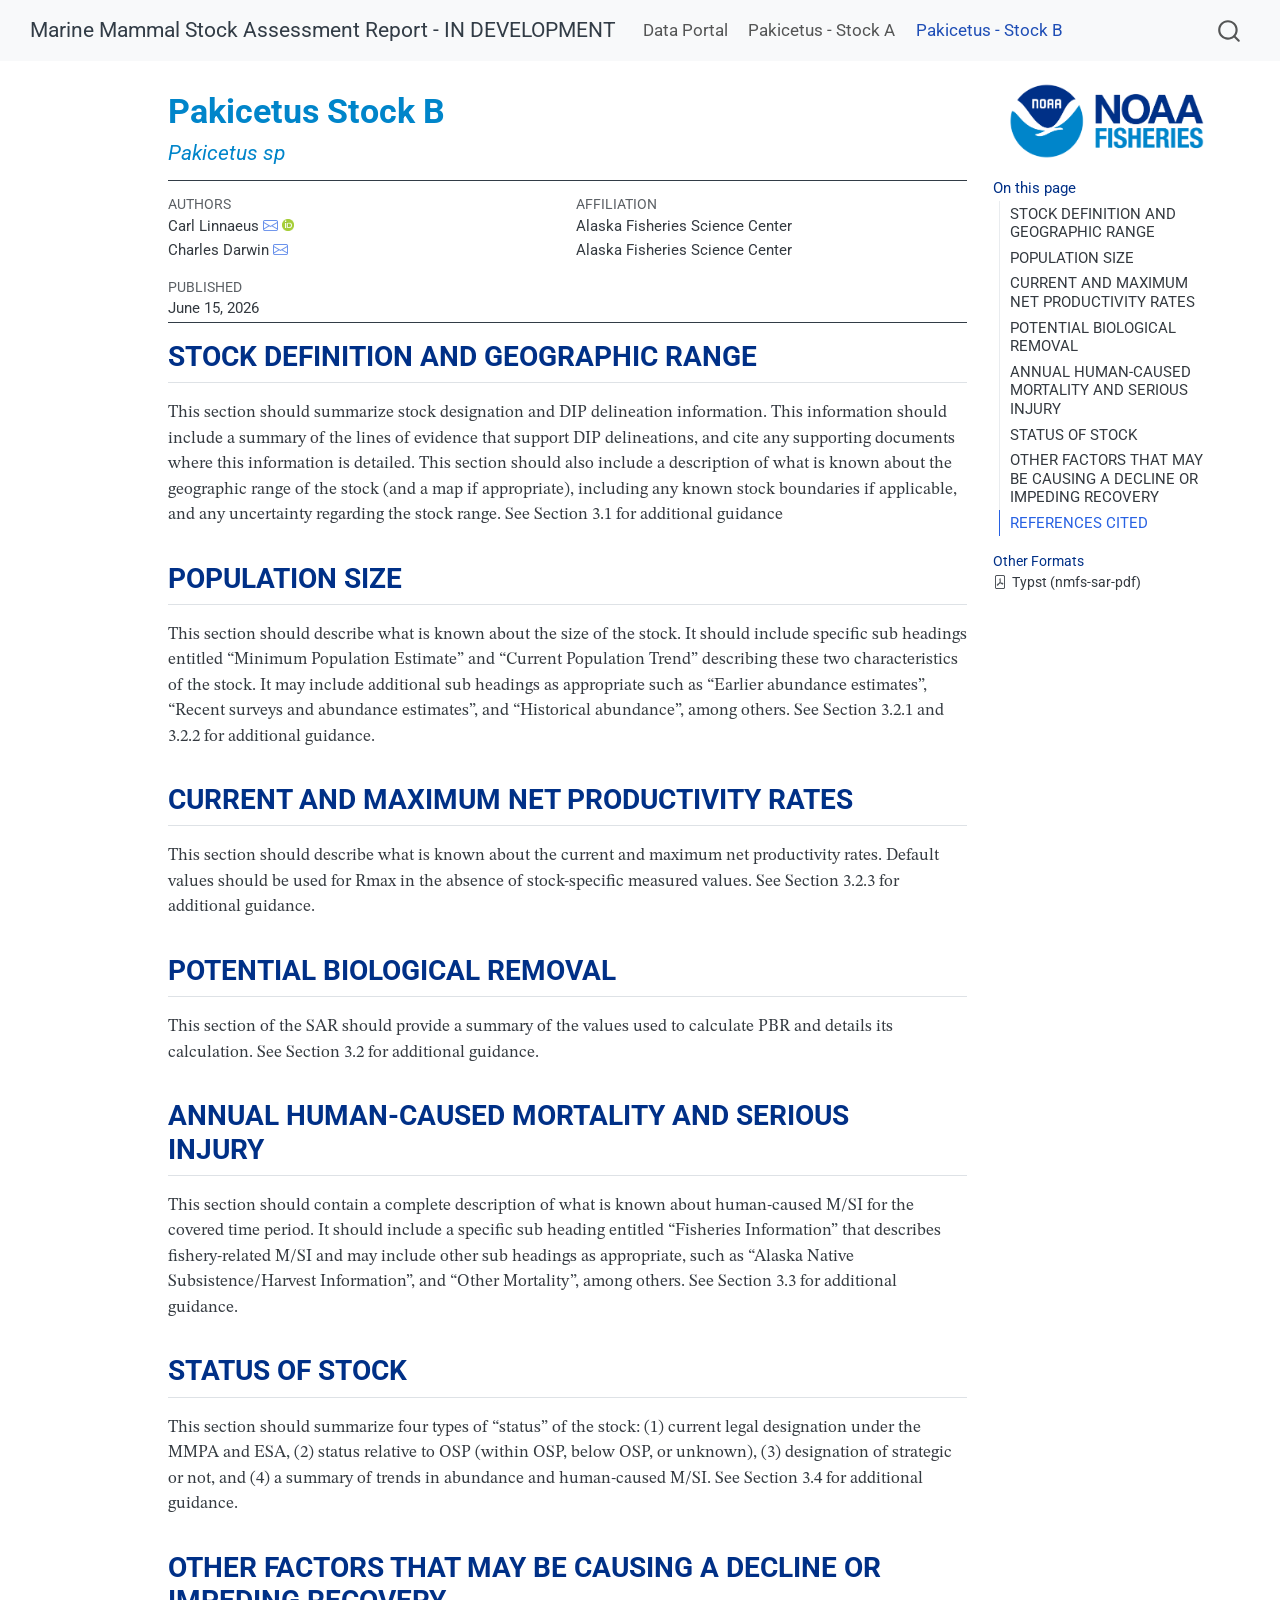
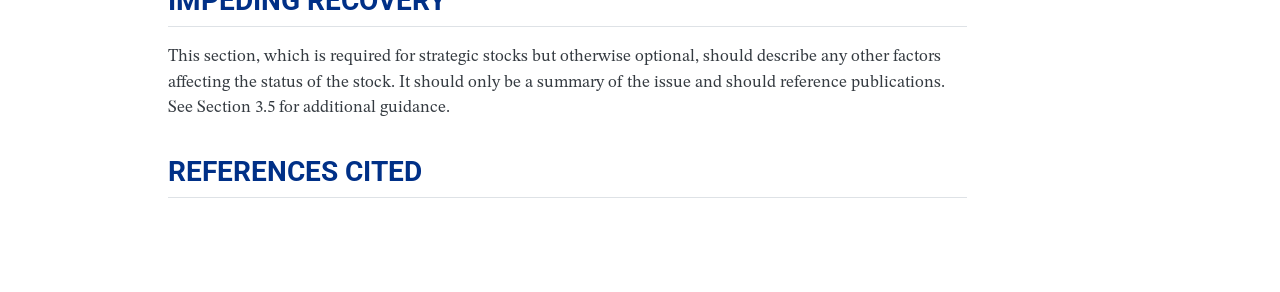
<file: pakicetus-stockB/pakicetus-stockB.html>
<!DOCTYPE html>
<html xmlns="http://www.w3.org/1999/xhtml" lang="en" xml:lang="en"><head>

<meta charset="utf-8">
<meta name="generator" content="quarto-1.9.38">

<meta name="viewport" content="width=device-width, initial-scale=1.0, user-scalable=yes">

<meta name="author" content="Carl Linnaeus">
<meta name="author" content="Charles Darwin">
<meta name="dcterms.date" content="2026-06-15">

<title>Pakicetus Stock B – Marine Mammal Stock Assessment Report - IN DEVELOPMENT</title>
<style>
/* Default styles provided by pandoc.
** See https://pandoc.org/MANUAL.html#variables-for-html for config info.
*/
code{white-space: pre-wrap;}
span.smallcaps{font-variant: small-caps;}
div.columns{display: flex; gap: min(4vw, 1.5em);}
div.column{flex: auto; overflow-x: auto;}
div.hanging-indent{margin-left: 1.5em; text-indent: -1.5em;}
ul.task-list{list-style: none;}
ul.task-list li input[type="checkbox"] {
  width: 0.8em;
  margin: 0 0.8em 0.2em -1em; /* quarto-specific, see https://github.com/quarto-dev/quarto-cli/issues/4556 */ 
  vertical-align: middle;
}
</style>


<script src="../site_libs/quarto-nav/quarto-nav.js"></script>
<script src="../site_libs/quarto-nav/headroom.min.js"></script>
<script src="../site_libs/clipboard/clipboard.min.js"></script>
<script src="../site_libs/quarto-search/autocomplete.umd.js"></script>
<script src="../site_libs/quarto-search/fuse.min.js"></script>
<script src="../site_libs/quarto-search/quarto-search.js"></script>
<meta name="quarto:offset" content="../">
<script src="../site_libs/quarto-html/quarto.js" type="module"></script>
<script src="../site_libs/quarto-html/tabsets/tabsets.js" type="module"></script>
<script src="../site_libs/quarto-html/popper.min.js"></script>
<script src="../site_libs/quarto-html/tippy.umd.min.js"></script>
<script src="../site_libs/quarto-html/anchor.min.js"></script>
<link href="../site_libs/quarto-html/tippy.css" rel="stylesheet">
<link href="../site_libs/quarto-html/quarto-syntax-highlighting-15634bcf2e68342d4ad2dfa704d543f6.css" rel="stylesheet" id="quarto-text-highlighting-styles">
<script src="../site_libs/bootstrap/bootstrap.min.js"></script>
<link href="../site_libs/bootstrap/bootstrap-icons.css" rel="stylesheet">
<link href="../site_libs/bootstrap/bootstrap-09a1d24621bdd44e41f41ac12aba168f.min.css" rel="stylesheet" append-hash="true" id="quarto-bootstrap" data-mode="light">
<script id="quarto-search-options" type="application/json">{
  "location": "navbar",
  "copy-button": false,
  "collapse-after": 3,
  "panel-placement": "end",
  "type": "overlay",
  "limit": 50,
  "keyboard-shortcut": [
    "f",
    "/",
    "s"
  ],
  "show-item-context": false,
  "language": {
    "search-no-results-text": "No results",
    "search-matching-documents-text": "matching documents",
    "search-copy-link-title": "Copy link to search",
    "search-hide-matches-text": "Hide additional matches",
    "search-more-match-text": "more match in this document",
    "search-more-matches-text": "more matches in this document",
    "search-clear-button-title": "Clear",
    "search-text-placeholder": "",
    "search-detached-cancel-button-title": "Cancel",
    "search-submit-button-title": "Submit",
    "search-label": "Search"
  }
}</script>


</head>

<body class="nav-fixed quarto-light">

<div id="quarto-search-results"></div>
  <header id="quarto-header" class="headroom fixed-top">
    <nav class="navbar navbar-expand-lg " data-bs-theme="dark">
      <div class="navbar-container container-fluid">
      <div class="navbar-brand-container mx-auto">
    <a class="navbar-brand" href="../index.html">
    <span class="navbar-title">Marine Mammal Stock Assessment Report - IN DEVELOPMENT</span>
    </a>
  </div>
            <div id="quarto-search" class="" title="Search"></div>
          <button class="navbar-toggler" type="button" data-bs-toggle="collapse" data-bs-target="#navbarCollapse" aria-controls="navbarCollapse" role="menu" aria-expanded="false" aria-label="Toggle navigation" onclick="if (window.quartoToggleHeadroom) { window.quartoToggleHeadroom(); }">
  <span class="navbar-toggler-icon"></span>
</button>
          <div class="collapse navbar-collapse" id="navbarCollapse">
            <ul class="navbar-nav navbar-nav-scroll me-auto">
  <li class="nav-item">
    <a class="nav-link" href="../index.html"> 
<span class="menu-text">Data Portal</span></a>
  </li>  
  <li class="nav-item">
    <a class="nav-link" href="../pakicetus-stockA/pakicetus-stockA.html"> 
<span class="menu-text">Pakicetus - Stock A</span></a>
  </li>  
  <li class="nav-item">
    <a class="nav-link active" href="../pakicetus-stockB/pakicetus-stockB.html" aria-current="page"> 
<span class="menu-text">Pakicetus - Stock B</span></a>
  </li>  
</ul>
          </div> <!-- /navcollapse -->
            <div class="quarto-navbar-tools">
</div>
      </div> <!-- /container-fluid -->
    </nav>
</header>
<!-- content -->
<div id="quarto-content" class="quarto-container page-columns page-rows-contents page-layout-article page-navbar">
<!-- sidebar -->
<!-- margin-sidebar -->
    <div id="quarto-margin-sidebar" class="sidebar margin-sidebar">
        <nav id="TOC" role="doc-toc" class="toc-active">
    <h2 id="toc-title">On this page</h2>
   
  <ul>
  <li><a href="#stock-definition-and-geographic-range" id="toc-stock-definition-and-geographic-range" class="nav-link active" data-scroll-target="#stock-definition-and-geographic-range">STOCK DEFINITION AND GEOGRAPHIC RANGE</a></li>
  <li><a href="#population-size" id="toc-population-size" class="nav-link" data-scroll-target="#population-size">POPULATION SIZE</a></li>
  <li><a href="#current-and-maximum-net-productivity-rates" id="toc-current-and-maximum-net-productivity-rates" class="nav-link" data-scroll-target="#current-and-maximum-net-productivity-rates">CURRENT AND MAXIMUM NET PRODUCTIVITY RATES</a></li>
  <li><a href="#potential-biological-removal" id="toc-potential-biological-removal" class="nav-link" data-scroll-target="#potential-biological-removal">POTENTIAL BIOLOGICAL REMOVAL</a></li>
  <li><a href="#annual-human-caused-mortality-and-serious-injury" id="toc-annual-human-caused-mortality-and-serious-injury" class="nav-link" data-scroll-target="#annual-human-caused-mortality-and-serious-injury">ANNUAL HUMAN-CAUSED MORTALITY AND SERIOUS INJURY</a></li>
  <li><a href="#status-of-stock" id="toc-status-of-stock" class="nav-link" data-scroll-target="#status-of-stock">STATUS OF STOCK</a></li>
  <li><a href="#other-factors-that-may-be-causing-a-decline-or-impeding-recovery" id="toc-other-factors-that-may-be-causing-a-decline-or-impeding-recovery" class="nav-link" data-scroll-target="#other-factors-that-may-be-causing-a-decline-or-impeding-recovery">OTHER FACTORS THAT MAY BE CAUSING A DECLINE OR IMPEDING RECOVERY</a></li>
  <li><a href="#references-cited" id="toc-references-cited" class="nav-link" data-scroll-target="#references-cited">REFERENCES CITED</a></li>
  </ul>
<div class="quarto-alternate-formats"><h2>Other Formats</h2><ul><li><a href="pakicetus-stockB.pdf"><i class="bi bi-file-pdf"></i>Typst (nmfs-sar-pdf)</a></li></ul></div></nav>
    </div>
<!-- main -->
<main class="content" id="quarto-document-content">

<header id="title-block-header" class="quarto-title-block default">
<div class="quarto-title">
<h1 class="title">Pakicetus Stock B</h1>
<p class="subtitle lead"><em>Pakicetus sp</em></p>
</div>


<div class="quarto-title-meta-author">
  <div class="quarto-title-meta-heading">Authors</div>
  <div class="quarto-title-meta-heading">Affiliation</div>
  
    <div class="quarto-title-meta-contents">
    <p class="author">Carl Linnaeus <a href="mailto:carl.linnaeus@noaa.gov" class="quarto-title-author-email"><i class="bi bi-envelope"></i></a> <a href="https://orcid.org/0000-0001-111-1111" class="quarto-title-author-orcid"> <img src="[data-uri]"></a></p>
  </div>
  <div class="quarto-title-meta-contents">
        <p class="affiliation">
            Alaska Fisheries Science Center
          </p>
      </div>
    <div class="quarto-title-meta-contents">
    <p class="author">Charles Darwin <a href="mailto:charles.darwin@noaa.gov" class="quarto-title-author-email"><i class="bi bi-envelope"></i></a> </p>
  </div>
  <div class="quarto-title-meta-contents">
        <p class="affiliation">
            Alaska Fisheries Science Center
          </p>
      </div>
  </div>

<div class="quarto-title-meta">

      
    <div>
    <div class="quarto-title-meta-heading">Published</div>
    <div class="quarto-title-meta-contents">
      <p class="date">June 15, 2026</p>
    </div>
  </div>
  
    
  </div>
  


</header>


<section id="stock-definition-and-geographic-range" class="level2">
<h2 class="anchored" data-anchor-id="stock-definition-and-geographic-range">STOCK DEFINITION AND GEOGRAPHIC RANGE</h2>
<p>This section should summarize stock designation and DIP delineation information. This information should include a summary of the lines of evidence that support DIP delineations, and cite any supporting documents where this information is detailed. This section should also include a description of what is known about the geographic range of the stock (and a map if appropriate), including any known stock boundaries if applicable, and any uncertainty regarding the stock range. See Section 3.1 for additional guidance</p>
</section>
<section id="population-size" class="level2">
<h2 class="anchored" data-anchor-id="population-size">POPULATION SIZE</h2>
<p>This section should describe what is known about the size of the stock. It should include specific sub headings entitled “Minimum Population Estimate” and “Current Population Trend” describing these two characteristics of the stock. It may include additional sub headings as appropriate such as “Earlier abundance estimates”, “Recent surveys and abundance estimates”, and “Historical abundance”, among others. See Section 3.2.1 and 3.2.2 for additional guidance.</p>
</section>
<section id="current-and-maximum-net-productivity-rates" class="level2">
<h2 class="anchored" data-anchor-id="current-and-maximum-net-productivity-rates">CURRENT AND MAXIMUM NET PRODUCTIVITY RATES</h2>
<p>This section should describe what is known about the current and maximum net productivity rates. Default values should be used for Rmax in the absence of stock-specific measured values. See Section 3.2.3 for additional guidance.</p>
</section>
<section id="potential-biological-removal" class="level2">
<h2 class="anchored" data-anchor-id="potential-biological-removal">POTENTIAL BIOLOGICAL REMOVAL</h2>
<p>This section of the SAR should provide a summary of the values used to calculate PBR and details its calculation. See Section 3.2 for additional guidance.</p>
</section>
<section id="annual-human-caused-mortality-and-serious-injury" class="level2">
<h2 class="anchored" data-anchor-id="annual-human-caused-mortality-and-serious-injury">ANNUAL HUMAN-CAUSED MORTALITY AND SERIOUS INJURY</h2>
<p>This section should contain a complete description of what is known about human-caused M/SI for the covered time period. It should include a specific sub heading entitled “Fisheries Information” that describes fishery-related M/SI and may include other sub headings as appropriate, such as “Alaska Native Subsistence/Harvest Information”, and “Other Mortality”, among others. See Section 3.3 for additional guidance.</p>
</section>
<section id="status-of-stock" class="level2">
<h2 class="anchored" data-anchor-id="status-of-stock">STATUS OF STOCK</h2>
<p>This section should summarize four types of “status” of the stock: (1) current legal designation under the MMPA and ESA, (2) status relative to OSP (within OSP, below OSP, or unknown), (3) designation of strategic or not, and (4) a summary of trends in abundance and human-caused M/SI. See Section 3.4 for additional guidance.</p>
</section>
<section id="other-factors-that-may-be-causing-a-decline-or-impeding-recovery" class="level2">
<h2 class="anchored" data-anchor-id="other-factors-that-may-be-causing-a-decline-or-impeding-recovery">OTHER FACTORS THAT MAY BE CAUSING A DECLINE OR IMPEDING RECOVERY</h2>
<p>This section, which is required for strategic stocks but otherwise optional, should describe any other factors affecting the status of the stock. It should only be a summary of the issue and should reference publications. See Section 3.5 for additional guidance.</p>
</section>
<section id="references-cited" class="level2">
<h2 class="anchored" data-anchor-id="references-cited">REFERENCES CITED</h2>


</section>

</main> <!-- /main -->
<script id="quarto-html-after-body" type="application/javascript">
  window.document.addEventListener("DOMContentLoaded", function (event) {
    const icon = "";
    const anchorJS = new window.AnchorJS();
    anchorJS.options = {
      placement: 'right',
      icon: icon
    };
    anchorJS.add('.anchored');
    const isCodeAnnotation = (el) => {
      for (const clz of el.classList) {
        if (clz.startsWith('code-annotation-')) {                     
          return true;
        }
      }
      return false;
    }
    const onCopySuccess = function(e) {
      // button target
      const button = e.trigger;
      // don't keep focus
      button.blur();
      // flash "checked"
      button.classList.add('code-copy-button-checked');
      var currentTitle = button.getAttribute("title");
      button.setAttribute("title", "Copied!");
      let tooltip;
      if (window.bootstrap) {
        button.setAttribute("data-bs-toggle", "tooltip");
        button.setAttribute("data-bs-placement", "left");
        button.setAttribute("data-bs-title", "Copied!");
        tooltip = new bootstrap.Tooltip(button, 
          { trigger: "manual", 
            customClass: "code-copy-button-tooltip",
            offset: [0, -8]});
        tooltip.show();    
      }
      setTimeout(function() {
        if (tooltip) {
          tooltip.hide();
          button.removeAttribute("data-bs-title");
          button.removeAttribute("data-bs-toggle");
          button.removeAttribute("data-bs-placement");
        }
        button.setAttribute("title", currentTitle);
        button.classList.remove('code-copy-button-checked');
      }, 1000);
      // clear code selection
      e.clearSelection();
    }
    const getTextToCopy = function(trigger) {
      const outerScaffold = trigger.parentElement.cloneNode(true);
      const codeEl = outerScaffold.querySelector('code');
      for (const childEl of codeEl.children) {
        if (isCodeAnnotation(childEl)) {
          childEl.remove();
        }
      }
      return codeEl.innerText;
    }
    const clipboard = new window.ClipboardJS('.code-copy-button:not([data-in-quarto-modal])', {
      text: getTextToCopy
    });
    clipboard.on('success', onCopySuccess);
    if (window.document.getElementById('quarto-embedded-source-code-modal')) {
      const clipboardModal = new window.ClipboardJS('.code-copy-button[data-in-quarto-modal]', {
        text: getTextToCopy,
        container: window.document.getElementById('quarto-embedded-source-code-modal')
      });
      clipboardModal.on('success', onCopySuccess);
    }
      var localhostRegex = new RegExp(/^(?:http|https):\/\/localhost\:?[0-9]*\//);
      var mailtoRegex = new RegExp(/^mailto:/);
        var filterRegex = new RegExp('/' + window.location.host + '/');
      var isInternal = (href) => {
          return filterRegex.test(href) || localhostRegex.test(href) || mailtoRegex.test(href);
      }
      // Inspect non-navigation links and adorn them if external
     var links = window.document.querySelectorAll('a[href]:not(.nav-link):not(.navbar-brand):not(.toc-action):not(.sidebar-link):not(.sidebar-item-toggle):not(.pagination-link):not(.no-external):not([aria-hidden]):not(.dropdown-item):not(.quarto-navigation-tool):not(.about-link)');
      for (var i=0; i<links.length; i++) {
        const link = links[i];
        if (!isInternal(link.href)) {
          // undo the damage that might have been done by quarto-nav.js in the case of
          // links that we want to consider external
          if (link.dataset.originalHref !== undefined) {
            link.href = link.dataset.originalHref;
          }
        }
      }
    function tippyHover(el, contentFn, onTriggerFn, onUntriggerFn) {
      const config = {
        allowHTML: true,
        maxWidth: 500,
        delay: 100,
        arrow: false,
        appendTo: function(el) {
            return el.parentElement;
        },
        interactive: true,
        interactiveBorder: 10,
        theme: 'quarto',
        placement: 'bottom-start',
      };
      if (contentFn) {
        config.content = contentFn;
      }
      if (onTriggerFn) {
        config.onTrigger = onTriggerFn;
      }
      if (onUntriggerFn) {
        config.onUntrigger = onUntriggerFn;
      }
      window.tippy(el, config); 
    }
    const noterefs = window.document.querySelectorAll('a[role="doc-noteref"]');
    for (var i=0; i<noterefs.length; i++) {
      const ref = noterefs[i];
      tippyHover(ref, function() {
        // use id or data attribute instead here
        let href = ref.getAttribute('data-footnote-href') || ref.getAttribute('href');
        try { href = new URL(href).hash; } catch {}
        const id = href.replace(/^#\/?/, "");
        const note = window.document.getElementById(id);
        if (note) {
          return note.innerHTML;
        } else {
          return "";
        }
      });
    }
    const xrefs = window.document.querySelectorAll('a.quarto-xref');
    const processXRef = (id, note) => {
      // Strip column container classes
      const stripColumnClz = (el) => {
        el.classList.remove("page-full", "page-columns");
        if (el.children) {
          for (const child of el.children) {
            stripColumnClz(child);
          }
        }
      }
      stripColumnClz(note)
      if (id === null || id.startsWith('sec-')) {
        // Special case sections, only their first couple elements
        const container = document.createElement("div");
        if (note.children && note.children.length > 2) {
          container.appendChild(note.children[0].cloneNode(true));
          for (let i = 1; i < note.children.length; i++) {
            const child = note.children[i];
            if (child.tagName === "P" && child.innerText === "") {
              continue;
            } else {
              container.appendChild(child.cloneNode(true));
              break;
            }
          }
          if (window.Quarto?.typesetMath) {
            window.Quarto.typesetMath(container);
          }
          return container.innerHTML
        } else {
          if (window.Quarto?.typesetMath) {
            window.Quarto.typesetMath(note);
          }
          return note.innerHTML;
        }
      } else {
        // Remove any anchor links if they are present
        const anchorLink = note.querySelector('a.anchorjs-link');
        if (anchorLink) {
          anchorLink.remove();
        }
        if (window.Quarto?.typesetMath) {
          window.Quarto.typesetMath(note);
        }
        if (note.classList.contains("callout")) {
          return note.outerHTML;
        } else {
          return note.innerHTML;
        }
      }
    }
    for (var i=0; i<xrefs.length; i++) {
      const xref = xrefs[i];
      tippyHover(xref, undefined, function(instance) {
        instance.disable();
        let url = xref.getAttribute('href');
        let hash = undefined; 
        if (url.startsWith('#')) {
          hash = url;
        } else {
          try { hash = new URL(url).hash; } catch {}
        }
        if (hash) {
          const id = hash.replace(/^#\/?/, "");
          const note = window.document.getElementById(id);
          if (note !== null) {
            try {
              const html = processXRef(id, note.cloneNode(true));
              instance.setContent(html);
            } finally {
              instance.enable();
              instance.show();
            }
          } else {
            // See if we can fetch this
            fetch(url.split('#')[0])
            .then(res => res.text())
            .then(html => {
              const parser = new DOMParser();
              const htmlDoc = parser.parseFromString(html, "text/html");
              const note = htmlDoc.getElementById(id);
              if (note !== null) {
                const html = processXRef(id, note);
                instance.setContent(html);
              } 
            }).finally(() => {
              instance.enable();
              instance.show();
            });
          }
        } else {
          // See if we can fetch a full url (with no hash to target)
          // This is a special case and we should probably do some content thinning / targeting
          fetch(url)
          .then(res => res.text())
          .then(html => {
            const parser = new DOMParser();
            const htmlDoc = parser.parseFromString(html, "text/html");
            const note = htmlDoc.querySelector('main.content');
            if (note !== null) {
              // This should only happen for chapter cross references
              // (since there is no id in the URL)
              // remove the first header
              if (note.children.length > 0 && note.children[0].tagName === "HEADER") {
                note.children[0].remove();
              }
              const html = processXRef(null, note);
              instance.setContent(html);
            } 
          }).finally(() => {
            instance.enable();
            instance.show();
          });
        }
      }, function(instance) {
      });
    }
        let selectedAnnoteEl;
        const selectorForAnnotation = ( cell, annotation) => {
          let cellAttr = 'data-code-cell="' + cell + '"';
          let lineAttr = 'data-code-annotation="' +  annotation + '"';
          const selector = 'span[' + cellAttr + '][' + lineAttr + ']';
          return selector;
        }
        const selectCodeLines = (annoteEl) => {
          const doc = window.document;
          const targetCell = annoteEl.getAttribute("data-target-cell");
          const targetAnnotation = annoteEl.getAttribute("data-target-annotation");
          const annoteSpan = window.document.querySelector(selectorForAnnotation(targetCell, targetAnnotation));
          const lines = annoteSpan.getAttribute("data-code-lines").split(",");
          const lineIds = lines.map((line) => {
            return targetCell + "-" + line;
          })
          let top = null;
          let height = null;
          let parent = null;
          if (lineIds.length > 0) {
              //compute the position of the single el (top and bottom and make a div)
              const el = window.document.getElementById(lineIds[0]);
              top = el.offsetTop;
              height = el.offsetHeight;
              parent = el.parentElement.parentElement;
            if (lineIds.length > 1) {
              const lastEl = window.document.getElementById(lineIds[lineIds.length - 1]);
              const bottom = lastEl.offsetTop + lastEl.offsetHeight;
              height = bottom - top;
            }
            if (top !== null && height !== null && parent !== null) {
              // cook up a div (if necessary) and position it 
              let div = window.document.getElementById("code-annotation-line-highlight");
              if (div === null) {
                div = window.document.createElement("div");
                div.setAttribute("id", "code-annotation-line-highlight");
                div.style.position = 'absolute';
                parent.appendChild(div);
              }
              div.style.top = top - 2 + "px";
              div.style.height = height + 4 + "px";
              div.style.left = 0;
              let gutterDiv = window.document.getElementById("code-annotation-line-highlight-gutter");
              if (gutterDiv === null) {
                gutterDiv = window.document.createElement("div");
                gutterDiv.setAttribute("id", "code-annotation-line-highlight-gutter");
                gutterDiv.style.position = 'absolute';
                const codeCell = window.document.getElementById(targetCell);
                const gutter = codeCell.querySelector('.code-annotation-gutter');
                gutter.appendChild(gutterDiv);
              }
              gutterDiv.style.top = top - 2 + "px";
              gutterDiv.style.height = height + 4 + "px";
            }
            selectedAnnoteEl = annoteEl;
          }
        };
        const unselectCodeLines = () => {
          const elementsIds = ["code-annotation-line-highlight", "code-annotation-line-highlight-gutter"];
          elementsIds.forEach((elId) => {
            const div = window.document.getElementById(elId);
            if (div) {
              div.remove();
            }
          });
          selectedAnnoteEl = undefined;
        };
          // Handle positioning of the toggle
      window.addEventListener(
        "resize",
        throttle(() => {
          elRect = undefined;
          if (selectedAnnoteEl) {
            selectCodeLines(selectedAnnoteEl);
          }
        }, 10)
      );
      function throttle(fn, ms) {
      let throttle = false;
      let timer;
        return (...args) => {
          if(!throttle) { // first call gets through
              fn.apply(this, args);
              throttle = true;
          } else { // all the others get throttled
              if(timer) clearTimeout(timer); // cancel #2
              timer = setTimeout(() => {
                fn.apply(this, args);
                timer = throttle = false;
              }, ms);
          }
        };
      }
        // Attach click handler to the DT
        const annoteDls = window.document.querySelectorAll('dt[data-target-cell]');
        for (const annoteDlNode of annoteDls) {
          annoteDlNode.addEventListener('click', (event) => {
            const clickedEl = event.target;
            if (clickedEl !== selectedAnnoteEl) {
              unselectCodeLines();
              const activeEl = window.document.querySelector('dt[data-target-cell].code-annotation-active');
              if (activeEl) {
                activeEl.classList.remove('code-annotation-active');
              }
              selectCodeLines(clickedEl);
              clickedEl.classList.add('code-annotation-active');
            } else {
              // Unselect the line
              unselectCodeLines();
              clickedEl.classList.remove('code-annotation-active');
            }
          });
        }
    const findCites = (el) => {
      const parentEl = el.parentElement;
      if (parentEl) {
        const cites = parentEl.dataset.cites;
        if (cites) {
          return {
            el,
            cites: cites.split(' ')
          };
        } else {
          return findCites(el.parentElement)
        }
      } else {
        return undefined;
      }
    };
    var bibliorefs = window.document.querySelectorAll('a[role="doc-biblioref"]');
    for (var i=0; i<bibliorefs.length; i++) {
      const ref = bibliorefs[i];
      const citeInfo = findCites(ref);
      if (citeInfo) {
        tippyHover(citeInfo.el, function() {
          var popup = window.document.createElement('div');
          citeInfo.cites.forEach(function(cite) {
            var citeDiv = window.document.createElement('div');
            citeDiv.classList.add('hanging-indent');
            citeDiv.classList.add('csl-entry');
            var biblioDiv = window.document.getElementById('ref-' + cite);
            if (biblioDiv) {
              citeDiv.innerHTML = biblioDiv.innerHTML;
            }
            popup.appendChild(citeDiv);
          });
          return popup.innerHTML;
        });
      }
    }
  });
  </script>
</div> <!-- /content -->




</body></html>
</file>
<file: site_libs/quarto-html/tippy.css>
.tippy-box[data-animation=fade][data-state=hidden]{opacity:0}[data-tippy-root]{max-width:calc(100vw - 10px)}.tippy-box{position:relative;background-color:#333;color:#fff;border-radius:4px;font-size:14px;line-height:1.4;white-space:normal;outline:0;transition-property:transform,visibility,opacity}.tippy-box[data-placement^=top]>.tippy-arrow{bottom:0}.tippy-box[data-placement^=top]>.tippy-arrow:before{bottom:-7px;left:0;border-width:8px 8px 0;border-top-color:initial;transform-origin:center top}.tippy-box[data-placement^=bottom]>.tippy-arrow{top:0}.tippy-box[data-placement^=bottom]>.tippy-arrow:before{top:-7px;left:0;border-width:0 8px 8px;border-bottom-color:initial;transform-origin:center bottom}.tippy-box[data-placement^=left]>.tippy-arrow{right:0}.tippy-box[data-placement^=left]>.tippy-arrow:before{border-width:8px 0 8px 8px;border-left-color:initial;right:-7px;transform-origin:center left}.tippy-box[data-placement^=right]>.tippy-arrow{left:0}.tippy-box[data-placement^=right]>.tippy-arrow:before{left:-7px;border-width:8px 8px 8px 0;border-right-color:initial;transform-origin:center right}.tippy-box[data-inertia][data-state=visible]{transition-timing-function:cubic-bezier(.54,1.5,.38,1.11)}.tippy-arrow{width:16px;height:16px;color:#333}.tippy-arrow:before{content:"";position:absolute;border-color:transparent;border-style:solid}.tippy-content{position:relative;padding:5px 9px;z-index:1}
</file>
<file: site_libs/quarto-html/quarto-syntax-highlighting-15634bcf2e68342d4ad2dfa704d543f6.css>
/* quarto syntax highlight colors */
:root {
  --quarto-hl-ot-color: #003B4F;
  --quarto-hl-at-color: #657422;
  --quarto-hl-ss-color: #20794D;
  --quarto-hl-an-color: #5E5E5E;
  --quarto-hl-fu-color: #4758AB;
  --quarto-hl-st-color: #20794D;
  --quarto-hl-cf-color: #003B4F;
  --quarto-hl-op-color: #5E5E5E;
  --quarto-hl-er-color: #AD0000;
  --quarto-hl-bn-color: #AD0000;
  --quarto-hl-al-color: #AD0000;
  --quarto-hl-va-color: #111111;
  --quarto-hl-bu-color: inherit;
  --quarto-hl-ex-color: inherit;
  --quarto-hl-pp-color: #AD0000;
  --quarto-hl-in-color: #5E5E5E;
  --quarto-hl-vs-color: #20794D;
  --quarto-hl-wa-color: #5E5E5E;
  --quarto-hl-do-color: #5E5E5E;
  --quarto-hl-im-color: #00769E;
  --quarto-hl-ch-color: #20794D;
  --quarto-hl-dt-color: #AD0000;
  --quarto-hl-fl-color: #AD0000;
  --quarto-hl-co-color: #5E5E5E;
  --quarto-hl-cv-color: #5E5E5E;
  --quarto-hl-cn-color: #8f5902;
  --quarto-hl-sc-color: #5E5E5E;
  --quarto-hl-dv-color: #AD0000;
  --quarto-hl-kw-color: #003B4F;
}

/* other quarto variables */
:root {
  --quarto-font-monospace: SFMono-Regular, Menlo, Monaco, Consolas, "Liberation Mono", "Courier New", monospace;
}

/* syntax highlight based on Pandoc's rules */
pre > code.sourceCode > span {
  color: #003B4F;
}

code.sourceCode > span {
  color: #003B4F;
}

div.sourceCode,
div.sourceCode pre.sourceCode {
  color: #003B4F;
}

/* Normal */
code span {
  color: #003B4F;
}

/* Alert */
code span.al {
  color: #AD0000;
  font-style: inherit;
}

/* Annotation */
code span.an {
  color: #5E5E5E;
  font-style: inherit;
}

/* Attribute */
code span.at {
  color: #657422;
  font-style: inherit;
}

/* BaseN */
code span.bn {
  color: #AD0000;
  font-style: inherit;
}

/* BuiltIn */
code span.bu {
  font-style: inherit;
}

/* ControlFlow */
code span.cf {
  color: #003B4F;
  font-weight: bold;
  font-style: inherit;
}

/* Char */
code span.ch {
  color: #20794D;
  font-style: inherit;
}

/* Constant */
code span.cn {
  color: #8f5902;
  font-style: inherit;
}

/* Comment */
code span.co {
  color: #5E5E5E;
  font-style: inherit;
}

/* CommentVar */
code span.cv {
  color: #5E5E5E;
  font-style: italic;
}

/* Documentation */
code span.do {
  color: #5E5E5E;
  font-style: italic;
}

/* DataType */
code span.dt {
  color: #AD0000;
  font-style: inherit;
}

/* DecVal */
code span.dv {
  color: #AD0000;
  font-style: inherit;
}

/* Error */
code span.er {
  color: #AD0000;
  font-style: inherit;
}

/* Extension */
code span.ex {
  font-style: inherit;
}

/* Float */
code span.fl {
  color: #AD0000;
  font-style: inherit;
}

/* Function */
code span.fu {
  color: #4758AB;
  font-style: inherit;
}

/* Import */
code span.im {
  color: #00769E;
  font-style: inherit;
}

/* Information */
code span.in {
  color: #5E5E5E;
  font-style: inherit;
}

/* Keyword */
code span.kw {
  color: #003B4F;
  font-weight: bold;
  font-style: inherit;
}

/* Operator */
code span.op {
  color: #5E5E5E;
  font-style: inherit;
}

/* Other */
code span.ot {
  color: #003B4F;
  font-style: inherit;
}

/* Preprocessor */
code span.pp {
  color: #AD0000;
  font-style: inherit;
}

/* SpecialChar */
code span.sc {
  color: #5E5E5E;
  font-style: inherit;
}

/* SpecialString */
code span.ss {
  color: #20794D;
  font-style: inherit;
}

/* String */
code span.st {
  color: #20794D;
  font-style: inherit;
}

/* Variable */
code span.va {
  color: #111111;
  font-style: inherit;
}

/* VerbatimString */
code span.vs {
  color: #20794D;
  font-style: inherit;
}

/* Warning */
code span.wa {
  color: #5E5E5E;
  font-style: italic;
}

.prevent-inlining {
  content: "</";
}

/*# sourceMappingURL=f23921c56f73e400b49028c9186a1aa0.css.map */
</file>
<file: site_libs/htmltools-fill-0.5.8.1/fill.css>
@layer htmltools {
  .html-fill-container {
    display: flex;
    flex-direction: column;
    /* Prevent the container from expanding vertically or horizontally beyond its
    parent's constraints. */
    min-height: 0;
    min-width: 0;
  }
  .html-fill-container > .html-fill-item {
    /* Fill items can grow and shrink freely within
    available vertical space in fillable container */
    flex: 1 1 auto;
    min-height: 0;
    min-width: 0;
  }
  .html-fill-container > :not(.html-fill-item) {
    /* Prevent shrinking or growing of non-fill items */
    flex: 0 0 auto;
  }
}
</file>
<file: site_libs/reactable-0.4.5/reactable.css>
.Reactable{-webkit-box-orient:vertical;-webkit-box-direction:normal;display:-webkit-box;display:-ms-flexbox;display:flex;-ms-flex-direction:column;flex-direction:column;position:relative}.Reactable *{-webkit-box-sizing:border-box;box-sizing:border-box}.Reactable .rt-table{-webkit-box-flex:1;-webkit-box-align:stretch;-ms-flex-align:stretch;align-items:stretch;border-collapse:collapse;-ms-flex:auto 1;flex:auto 1;overflow:auto;width:100%}.Reactable .rt-table,.Reactable .rt-thead{-webkit-box-orient:vertical;-webkit-box-direction:normal;display:-webkit-box;display:-ms-flexbox;display:flex;-ms-flex-direction:column;flex-direction:column}.Reactable .rt-thead .rt-td,.Reactable .rt-thead .rt-th{line-height:normal;position:relative}.Reactable .rt-th.rt-th-resizable{overflow:visible}.Reactable .rt-th.rt-th-resizable:last-child{overflow:hidden}.Reactable .rt-tbody{-webkit-box-orient:vertical;-webkit-box-direction:normal;display:-webkit-box;display:-ms-flexbox;display:flex;-ms-flex-direction:column;flex-direction:column;overflow:auto}.rt-td-expandable{cursor:pointer}.Reactable .rt-tr-group{-webkit-box-orient:vertical;-webkit-box-direction:normal;-webkit-box-align:stretch;-ms-flex-align:stretch;align-items:stretch;-ms-flex:1 0 auto;flex:1 0 auto;-ms-flex-direction:column;flex-direction:column}.Reactable .rt-tr,.Reactable .rt-tr-group{-webkit-box-flex:1;display:-webkit-box;display:-ms-flexbox;display:flex}.Reactable .rt-tr{-ms-flex:1 0 auto;flex:1 0 auto}.Reactable .rt-td,.Reactable .rt-th{-webkit-box-flex:1;-ms-flex:1 0 0px;flex:1 0 0;overflow:hidden}.Reactable .rt-resizer{bottom:0;cursor:col-resize;display:inline-block;position:absolute;right:-18px;top:0;width:36px;z-index:10}.Reactable .rt-tfoot{-webkit-box-orient:vertical;-webkit-box-direction:normal;display:-webkit-box;display:-ms-flexbox;display:flex;-ms-flex-direction:column;flex-direction:column}.Reactable .rt-resizing .rt-td,.Reactable .rt-resizing .rt-th{cursor:col-resize;-webkit-transition:none!important;transition:none!important;-webkit-user-select:none;-moz-user-select:none;-ms-user-select:none;user-select:none}
.Reactable{background-color:#fff;height:100%}.rt-inline{display:-webkit-inline-box;display:-ms-inline-flexbox;display:inline-flex}.rt-th{font-weight:600}.rt-td,.rt-th{word-wrap:break-word;display:-webkit-box;display:-ms-flexbox;display:flex;max-width:100%;overflow-wrap:break-word}.rt-td-inner,.rt-th-inner{overflow:hidden;padding:7px 8px;width:100%}.rt-compact .rt-td-inner,.rt-compact .rt-th-inner{padding:4px 6px}.rt-text-content{overflow:hidden}.rt-nowrap .rt-td-inner,.rt-nowrap .rt-text-content,.rt-nowrap .rt-th-inner{text-overflow:ellipsis;white-space:nowrap}.rt-select{-webkit-box-align:center;-ms-flex-align:center;-webkit-box-pack:center;-ms-flex-pack:center;align-items:center;display:-webkit-box;display:-ms-flexbox;display:flex;justify-content:center}input[type=checkbox].rt-select-input,input[type=radio].rt-select-input{display:block;margin:0}.rt-align-left{text-align:left}.rt-align-right{text-align:right}.rt-align-center{text-align:center}.rt-valign-center{-webkit-box-align:center;-ms-flex-align:center;align-items:center}.rt-valign-bottom{-webkit-box-align:end;-ms-flex-align:end;align-items:flex-end}.rt-sticky,.rt-tbody,.rt-tr,.rt-tr-group{background-color:inherit}.rt-sticky{z-index:1}.rt-table{border-color:#e6e6e6;border-width:1px}.rt-bordered .rt-table,.rt-outlined .rt-table{border-style:solid}.Reactable:not(.rt-keyboard-active) .rt-table:focus{outline-style:solid;outline-width:0}.rt-th{border-bottom:2px solid #e6e6e6;border-left-color:rgba(0,0,0,.05);border-left-width:1px}.rt-bordered .rt-th,.rt-outlined .rt-th{border-bottom-width:1px}.rt-td{border-left-color:rgba(0,0,0,.05);border-left-width:1px;border-top:1px solid #f2f2f2}.rt-borderless .rt-td,.rt-tr-group:first-child>.rt-tr:first-child .rt-td{border-top:none}.rt-bordered .rt-td,.rt-bordered .rt-th{border-left-style:solid}.rt-bordered .rt-td:first-child,.rt-bordered .rt-th:first-child{border-left:none}.rt-th-group,.rt-th-group-none{border-bottom-style:none}.rt-th-group:after{background-color:#e6e6e6;bottom:0;content:"";height:1px;left:8px;margin:auto;position:absolute;right:8px;width:100%}.rt-bordered .rt-th-group:after,.rt-outlined .rt-th-group:after{left:0;right:0}.rt-bordered .rt-th-group-none{border-bottom-style:solid}.rt-tr-striped{background-color:rgba(0,0,0,.03)}.rt-tr-striped-sticky{background-color:#f7f7f7}.rt-tr-highlight:hover{background-color:rgba(0,0,0,.05)}.rt-tr-highlight-sticky:hover{background-color:#f2f2f2}.rt-tr-pad{-webkit-user-select:none;-moz-user-select:none;-ms-user-select:none;user-select:none}.Reactable .rt-tbody,.Reactable .rt-tfoot,.Reactable .rt-thead{-ms-flex-negative:0;flex-shrink:0}@supports (position:sticky){.Reactable .rt-table{background:inherit}.Reactable .rt-tbody{overflow:visible}.Reactable .rt-thead{top:0}.Reactable .rt-tfoot,.Reactable .rt-thead{background:inherit;position:sticky;z-index:2}.Reactable .rt-tfoot{bottom:0}}@media screen and (-ms-high-contrast:active),screen and (-ms-high-contrast:none){.Reactable .rt-tbody{-ms-overflow-style:-ms-autohiding-scrollbar;overflow:auto}}.rt-td-filter{border-bottom:1px solid #f2f2f2;border-top:0}.rt-borderless .rt-td-filter{border-bottom:0}.rt-filter{background-color:#fff;border:1px solid rgba(0,0,0,.1);border-radius:3px;color:inherit;font-family:inherit;font-size:inherit;font-weight:400;margin:0;outline-style:solid;outline-width:0;padding:5px 7px;width:100%}.rt-filter:focus{border:1px solid rgba(0,0,0,.25)}.rt-sort-header{display:-webkit-box;display:-ms-flexbox;display:flex}.rt-align-center .rt-sort-header{-webkit-box-pack:center;-ms-flex-pack:center;justify-content:center}.rt-align-right .rt-sort-header{-webkit-box-pack:end;-ms-flex-pack:end;justify-content:flex-end}.rt-th{outline-style:solid;outline-width:0}.rt-th[aria-sort]{cursor:pointer}.rt-th[aria-sort] .rt-sort-left:after{line-height:0;padding-right:5px}.rt-th[aria-sort] .rt-sort-right:after{line-height:0;padding-left:5px}.rt-th[aria-sort=ascending] .rt-sort-left:after,.rt-th[aria-sort=ascending] .rt-sort-right:after{content:"\2191"}.rt-th[aria-sort=descending] .rt-sort-left:after,.rt-th[aria-sort=descending] .rt-sort-right:after{content:"\2193"}.rt-th[aria-sort=none] .rt-sort:after{content:"\2195";opacity:.4}.rt-keyboard-active .rt-th[data-sort-hint=ascending]:focus .rt-sort-left:after,.rt-keyboard-active .rt-th[data-sort-hint=ascending]:focus .rt-sort-right:after{content:"\2191";opacity:.4}.rt-keyboard-active .rt-th[data-sort-hint=descending]:focus .rt-sort-left:after,.rt-keyboard-active .rt-th[data-sort-hint=descending]:focus .rt-sort-right:after{content:"\2193";opacity:.4}.rt-expander-button{background:none;border:none;cursor:pointer;margin:0 2px;padding:0}.rt-expander{color:transparent;display:inline-block;outline-style:solid;outline-width:0;padding:0 8px;position:relative}.rt-expander:after{border-left:5.04px solid transparent;border-right:5.04px solid transparent;border-top:7px solid rgba(0,0,0,.8);content:"";cursor:pointer;height:0;left:50%;position:absolute;top:50%;-webkit-transform:translate(-50%,-50%) rotate(-90deg);transform:translate(-50%,-50%) rotate(-90deg);-webkit-transition:all .3s cubic-bezier(.175,.885,.32,1.275);transition:all .3s cubic-bezier(.175,.885,.32,1.275);width:0}.rt-expander.rt-expander-open:after{-webkit-transform:translate(-50%,-50%) rotate(0);transform:translate(-50%,-50%) rotate(0)}.rt-pagination{-webkit-box-pack:justify;-ms-flex-pack:justify;-webkit-box-align:baseline;-ms-flex-align:baseline;align-items:baseline;border-top:1px solid #f2f2f2;display:-webkit-box;display:-ms-flexbox;display:flex;-ms-flex-wrap:wrap;flex-wrap:wrap;justify-content:space-between;padding:6px 4px}.rt-bordered .rt-pagination,.rt-outlined .rt-pagination{border-top:none}.rt-pagination-info :not(:last-child){margin-right:16px}.rt-page-info{display:inline-block;margin:6px 8px;opacity:.9}.rt-page-size{display:inline-block;margin:0 8px}.rt-page-size-select{margin:0 2px}.rt-page-button,.rt-page-jump,.rt-page-size-select{color:inherit;font-family:inherit;font-size:inherit;line-height:inherit}.rt-page-jump,.rt-page-size-select{background-color:#fff;border:1px solid rgba(0,0,0,.05);border-radius:3px;padding:3px}@supports (-moz-appearance:none){.rt-page-size-select{-moz-appearance:none;background-image:url('data:image/svg+xml;charset=US-ASCII,<svg width="24" height="24" xmlns="http://www.w3.org/2000/svg"><path fill="%23333" d="M24 1.5l-12 21-12-21h24z"/></svg>');background-position:right 6px center;background-repeat:no-repeat;background-size:6px;padding-right:12px}}.rt-page-button{background-color:transparent;border:none;border-radius:3px;cursor:pointer;outline-style:solid;outline-width:0;padding:6px 12px}.rt-page-button::-moz-focus-inner{border-style:none;padding:0}.rt-page-button:disabled{cursor:default;opacity:.6}.rt-page-button:hover{background-color:rgba(0,0,0,.04)}.rt-page-button:active{background-color:rgba(0,0,0,.08)}.rt-keyboard-active .rt-page-button:focus{background-color:rgba(0,0,0,.04)}.rt-page-button:disabled:focus,.rt-page-button:disabled:hover{background-color:transparent}.rt-page-button-current{font-weight:700}.rt-page-ellipsis{margin:0 4px;pointer-events:none}.rt-page-numbers{display:inline-block;margin:0 8px;white-space:nowrap}.rt-page-jump{text-align:center;width:70px}.rt-tbody-no-data{position:relative}.rt-tbody-no-data .rt-td{border-color:transparent}.rt-no-data{display:block;left:50%;line-height:0;position:absolute;top:50%;-webkit-transform:translate(-50%,-50%);transform:translate(-50%,-50%);z-index:1}.rt-search{-ms-flex-item-align:end;align-self:flex-end;background-color:#fff;border:1px solid rgba(0,0,0,.1);border-radius:3px;color:inherit;display:block;font-family:inherit;font-size:inherit;margin:0 0 8px;outline-style:solid;outline-width:0;padding:5px 7px}.rt-search:active,.rt-search:focus{border:1px solid rgba(0,0,0,.25)}
</file>
